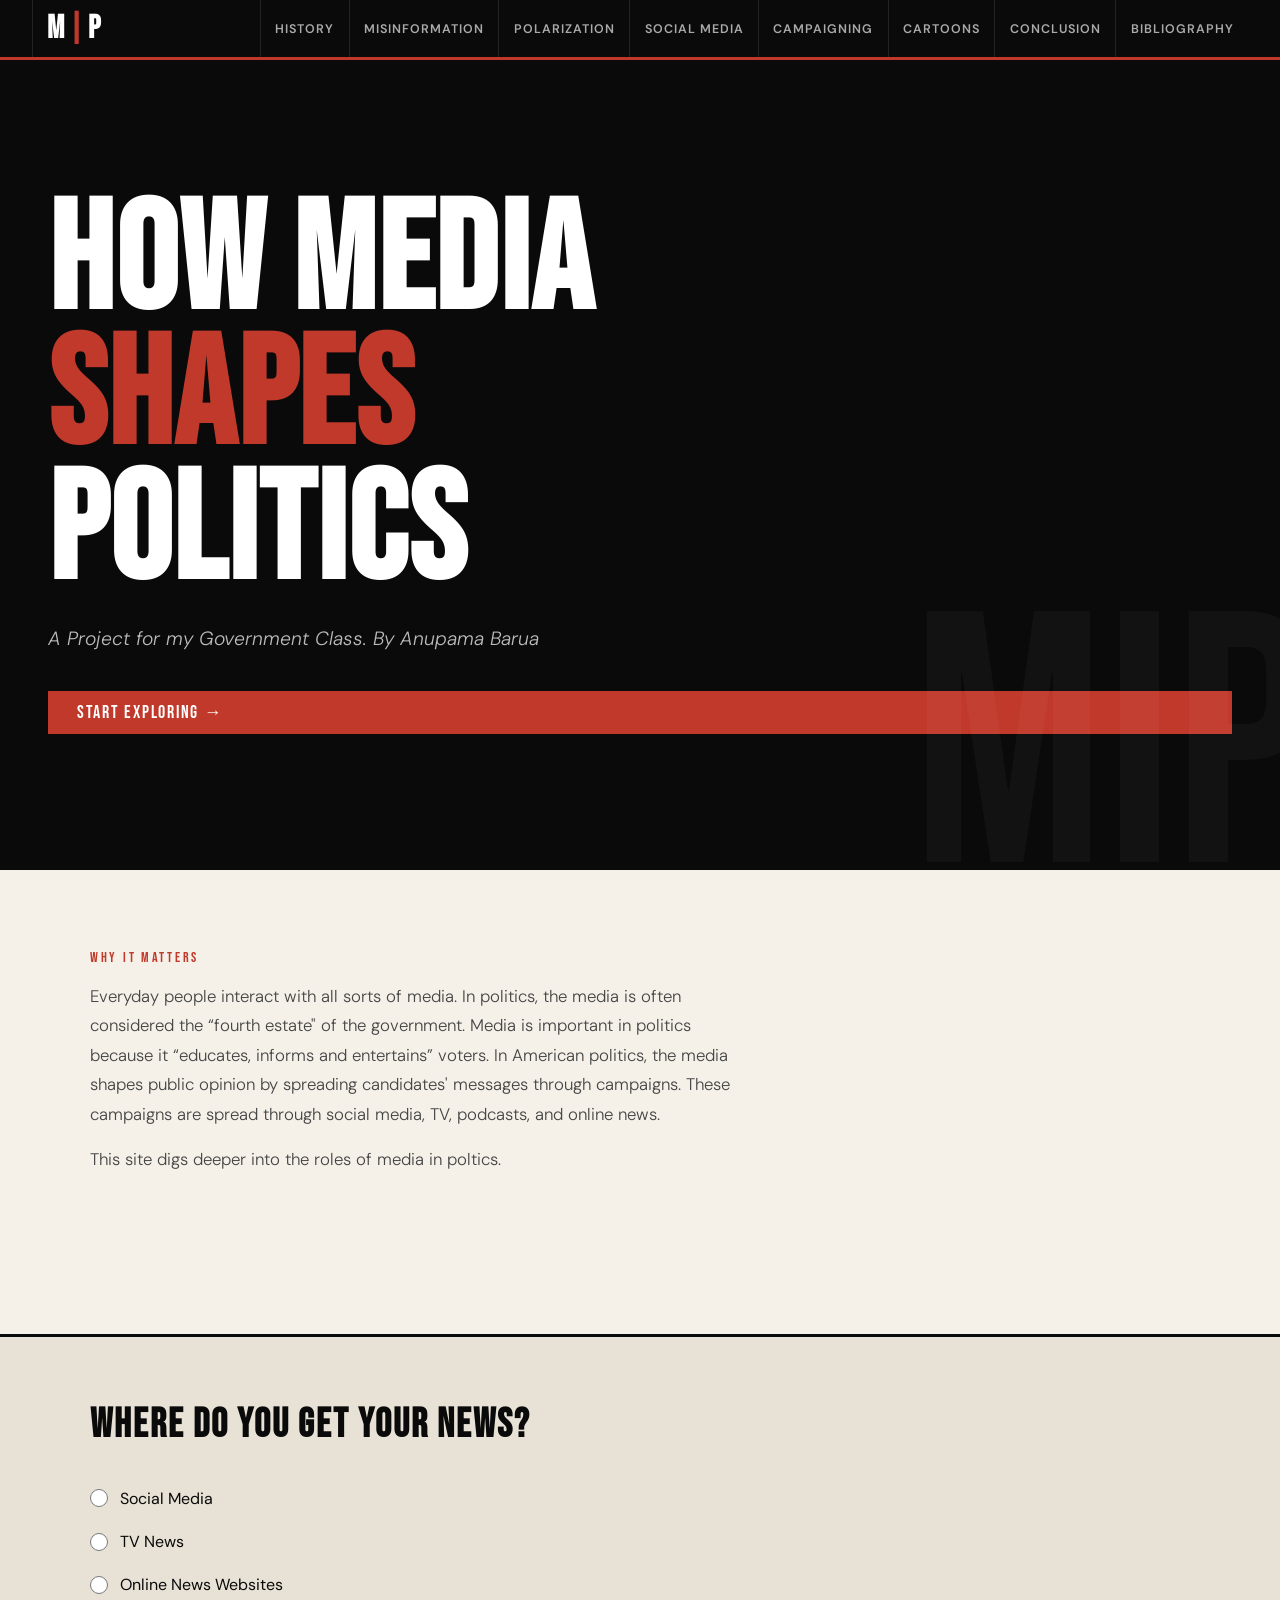
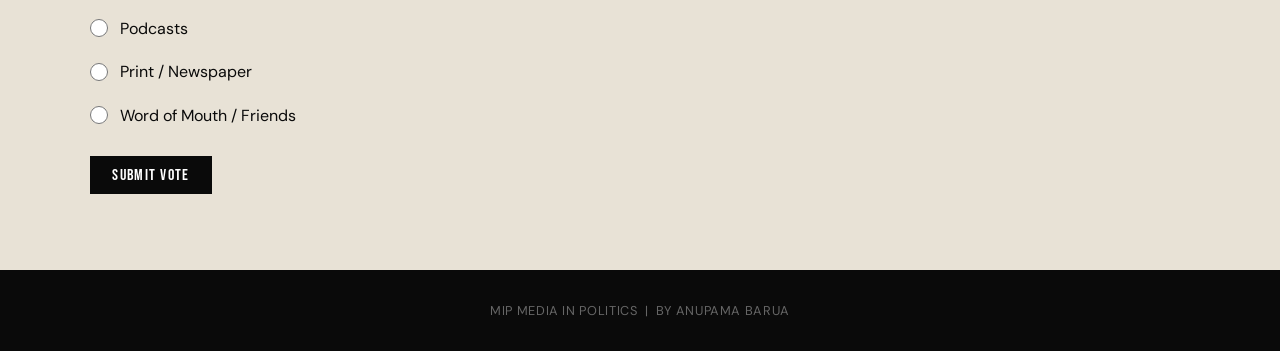
<file: index.html>
<!DOCTYPE html>
<html lang="en">
<head>
<meta charset="UTF-8">
<meta name="viewport" content="width=device-width, initial-scale=1.0">
<title>MIP — Media in Politics</title>
<link rel="stylesheet" href="style.css">
<style>
  .hero-home {
    background: var(--ink);
    min-height: 90vh;
    display: flex;
    flex-direction: column;
    justify-content: center;
    padding: 5rem 3rem;
    position: relative;
    overflow: hidden;
  }
  .hero-home::after {
    content: 'MIP';
    position: absolute;
    right: -2rem;
    bottom: -4rem;
    font-family: 'Bebas Neue', sans-serif;
    font-size: 28vw;
    color: rgba(255,255,255,0.03);
    line-height: 1;
    pointer-events: none;
    user-select: none;
  }
  .hero-home h1 {
    font-family: 'Bebas Neue', sans-serif;
    font-size: clamp(4rem, 12vw, 10rem);
    color: var(--white);
    line-height: 0.88;
    letter-spacing: 0.01em;
  }
  .hero-home h1 .accent { color: var(--red); }
  .hero-sub {
    margin-top: 1.5rem;
    font-size: 1.2rem;
    color: #bbb;
    font-style: italic;
    max-width: 500px;
    font-weight: 300;
  }
  .hero-home .btn { margin-top: 2.5rem; }

  .why-section { padding: 5rem 3rem; background: var(--paper); }
  .why-section .section-label { margin-bottom: 1rem; }
  .why-section h2 {
    font-family: 'Playfair Display', serif;
    font-size: clamp(1.8rem, 4vw, 3rem);
    max-width: 700px;
    line-height: 1.2;
    margin-bottom: 1.5rem;
  }
  .why-section p {
    max-width: 650px;
    font-size: 1.05rem;
    line-height: 1.75;
    color: #444;
    font-weight: 300;
    margin-bottom: 1rem;
  }

  .nav-grid {
    display: grid;
    grid-template-columns: repeat(auto-fill, minmax(220px, 1fr));
    gap: 0;
    border-top: 3px solid var(--ink);
    border-left: 3px solid var(--ink);
  }
  .nav-card {
    border-right: 3px solid var(--ink);
    border-bottom: 3px solid var(--ink);
    padding: 2rem 1.5rem;
    text-decoration: none;
    color: var(--ink);
    background: var(--paper);
    transition: background 0.2s;
    display: block;
  }
  .nav-card:hover { background: var(--ink); color: var(--white); }
  .nav-card:hover .nav-card-num { color: var(--red); }
  .nav-card-num {
    font-family: 'Bebas Neue', sans-serif;
    font-size: 2.5rem;
    color: #ddd;
    line-height: 1;
  }
  .nav-card h3 {
    font-family: 'Bebas Neue', sans-serif;
    font-size: 1.4rem;
    letter-spacing: 0.05em;
    margin-top: 0.5rem;
    margin-bottom: 0.3rem;
  }
  .nav-card p { font-size: 0.82rem; color: #777; }
  .nav-card:hover p { color: #aaa; }

  /* Poll */
  .poll-section {
    background: var(--light);
    padding: 4rem 3rem;
    border-top: 3px solid var(--ink);
  }
  .poll-section h2 {
    font-family: 'Bebas Neue', sans-serif;
    font-size: 2.5rem;
    letter-spacing: 0.05em;
    margin-bottom: 2rem;
  }
  .poll-grid { display: grid; grid-template-columns: 1fr 1fr; gap: 3rem; align-items: start; }
  .poll-btn {
    background: var(--ink);
    color: var(--white);
    border: none;
    padding: 0.6rem 1.4rem;
    font-family: 'Bebas Neue', sans-serif;
    font-size: 1rem;
    cursor: pointer;
    letter-spacing: 0.08em;
    margin-top: 1.5rem;
  }
  .poll-btn:hover { background: var(--red); }
  .poll-voted { font-size: 0.85rem; color: var(--mid); margin-top: 0.75rem; font-style: italic; }
  .poll-sources { display: flex; flex-direction: column; gap: 0.6rem; }
  .source-opt {
    display: flex;
    align-items: center;
    gap: 0.75rem;
    cursor: pointer;
    padding: 0.4rem 0;
  }
  .source-opt input { width: 18px; height: 18px; cursor: pointer; accent-color: var(--red); }
  .source-opt label { cursor: pointer; font-size: 0.95rem; }
</style>
</head>
<body>

<nav>
  <a href="index.html" class="nav-logo">M<span>|</span>P</a>
  <a href="history.html">History</a>
  <a href="misinformation.html">Misinformation</a>
  <a href="polarization.html">Polarization</a>
  <a href="socialmedia.html">Social Media</a>
  <a href="campaigning.html">Campaigning</a>
  <a href="cartoons.html">Cartoons</a>
  <a href="conclusion.html">Conclusion</a>
  <a href="bibliography.html">Bibliography</a>
</nav>

<section class="hero-home">
  <h1>
    HOW MEDIA<br><span class="accent">SHAPES</span><br>POLITICS
  </h1>
  <p class="hero-sub">A Project for my Government Class. By Anupama Barua</p>
  <a href="history.html" class="btn">Start Exploring →</a>
</section>

<section class="why-section">
  <div style="max-width:1100px; margin:0 auto;">
    <div class="section-label">Why It Matters</div>
    <p>Everyday people interact with all sorts of media. In politics, the media is often considered the “fourth estate" of the government. Media is important in politics because it “educates, informs and entertains” voters.  In American politics, the media shapes public opinion by spreading candidates' messages through campaigns. These campaigns are spread through social media, TV, podcasts, and online news. </p>
    <p>This site digs deeper into the roles of media in poltics.</p>
  </div>
</section>
<section class="poll-section" style="margin-top: 4rem;">
  <div style="max-width:1100px; margin:0 auto;">
    <h2>Where Do YOU Get Your News?</h2>
    <div class="poll-grid">
      <div>
        <div class="poll-sources" id="pollSources">
          <label class="source-opt"><input type="radio" name="news" value="Social Media"> <span>Social Media</span></label>
          <label class="source-opt"><input type="radio" name="news" value="TV News"> <span>TV News</span></label>
          <label class="source-opt"><input type="radio" name="news" value="Online News"> <span>Online News Websites</span></label>
          <label class="source-opt"><input type="radio" name="news" value="Podcasts"> <span>Podcasts</span></label>
          <label class="source-opt"><input type="radio" name="news" value="Print / Newspaper"> <span>Print / Newspaper</span></label>
          <label class="source-opt"><input type="radio" name="news" value="Word of Mouth"> <span>Word of Mouth / Friends</span></label>
        </div>
        <button class="poll-btn" onclick="submitPoll()">Submit Vote</button>
        <div class="poll-voted" id="pollVoted"></div>
      </div>
      <div id="pollResults" style="display:none">
        <div id="pollBars" style="margin-top:1rem;"></div>
      </div>
    </div>
  </div>
</section>

<footer style="background:var(--ink);color:#666;text-align:center;padding:2rem;font-size:0.8rem;letter-spacing:0.05em;">
  MIP MEDIA IN POLITICS &nbsp;|&nbsp; BY ANUPAMA BARUA
</footer>

<script>
const pollData = {
  "Social Media": 38,
  "TV News": 22,
  "Online News": 19,
  "Podcasts": 11,
  "Print / Newspaper": 5,
  "Word of Mouth": 5
};

function submitPoll() {
  const selected = document.querySelector('input[name="news"]:checked');
  if (!selected) { document.getElementById('pollVoted').textContent = 'Please select an option first!'; return; }
  pollData[selected.value]++;
  document.getElementById('pollVoted').textContent = `Thanks for voting! You picked: ${selected.value}`;
  document.getElementById('pollResults').style.display = 'block';
  renderBars();
}

function renderBars() {
  const total = Object.values(pollData).reduce((a,b)=>a+b,0);
  const container = document.getElementById('pollBars');
  container.innerHTML = Object.entries(pollData).map(([label, count]) => {
    const pct = Math.round(count/total*100);
    return `<div class="poll-option">
      <span class="poll-label">${label}</span>
      <div class="poll-bar-wrap"><div class="poll-bar" style="width:${pct}%"></div></div>
      <span class="poll-pct">${pct}%</span>
    </div>`;
  }).join('');
}
</script>
</body>
</html>
</file>
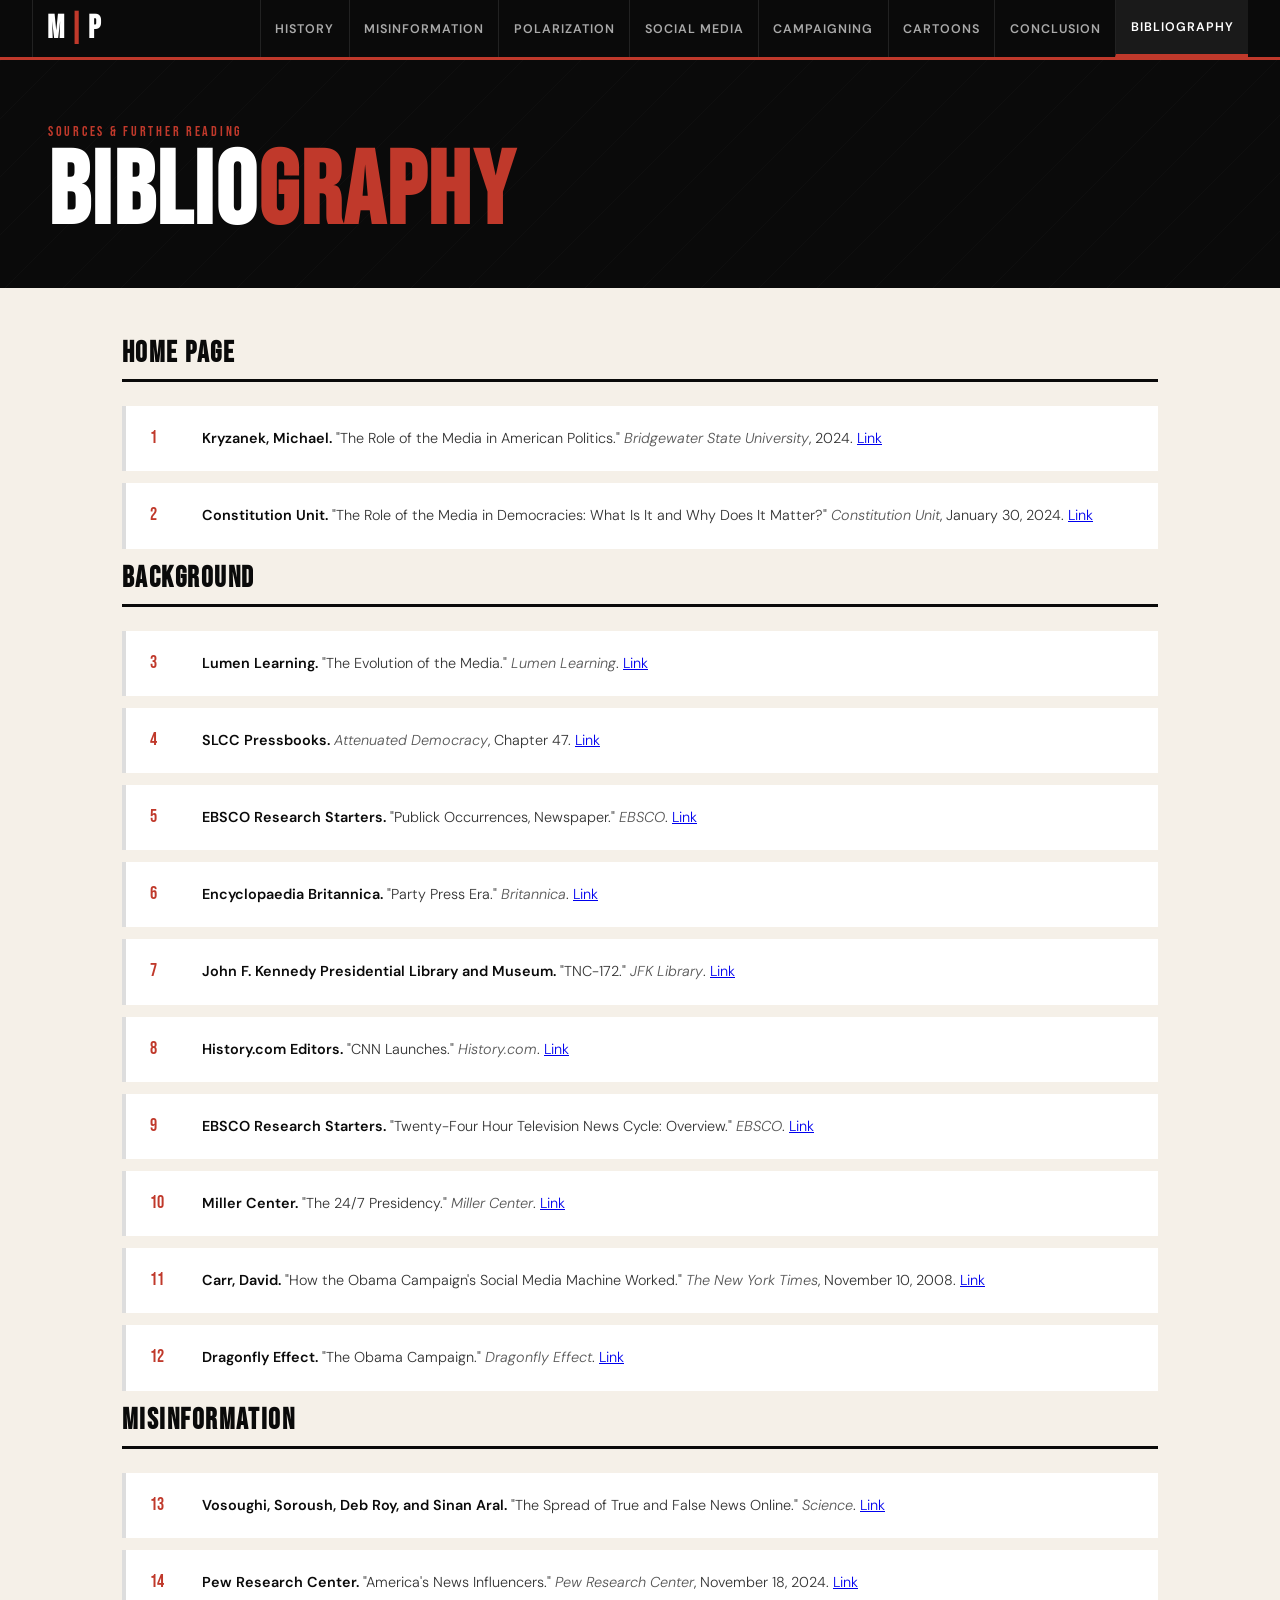
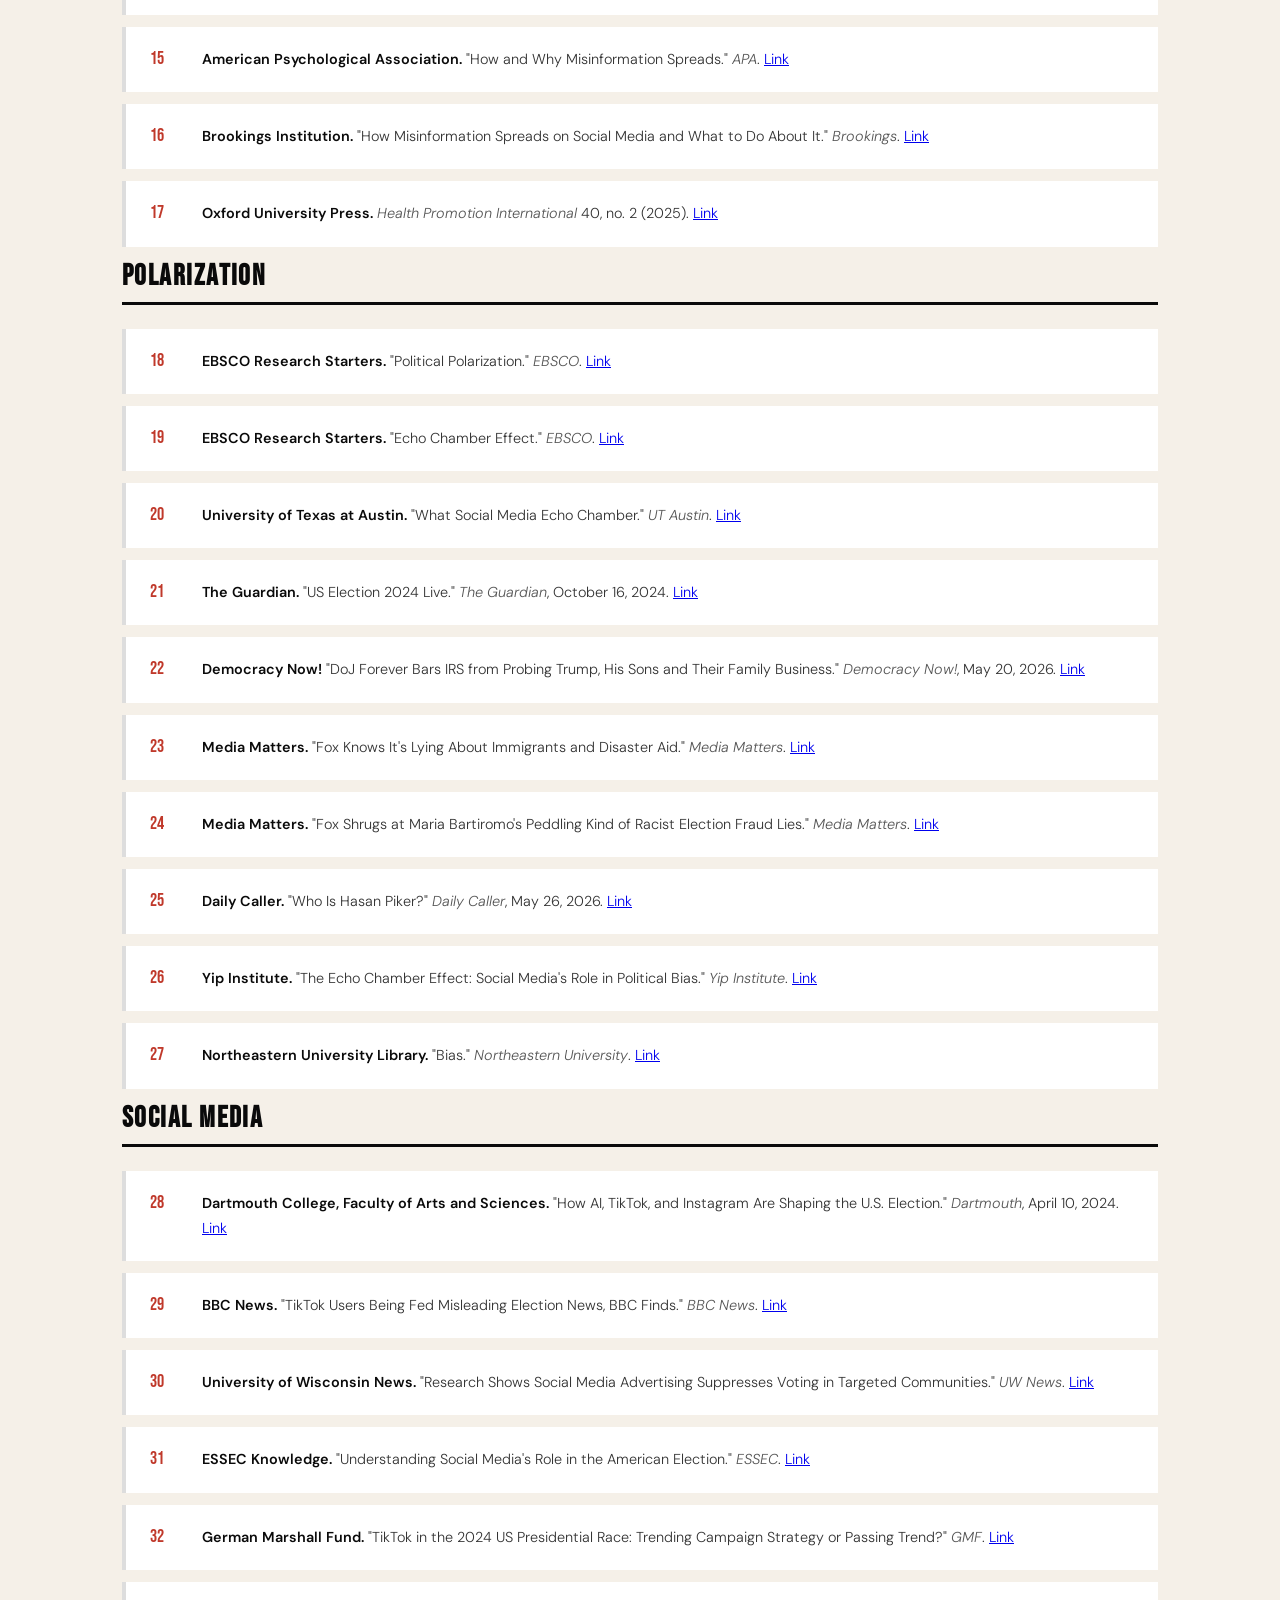
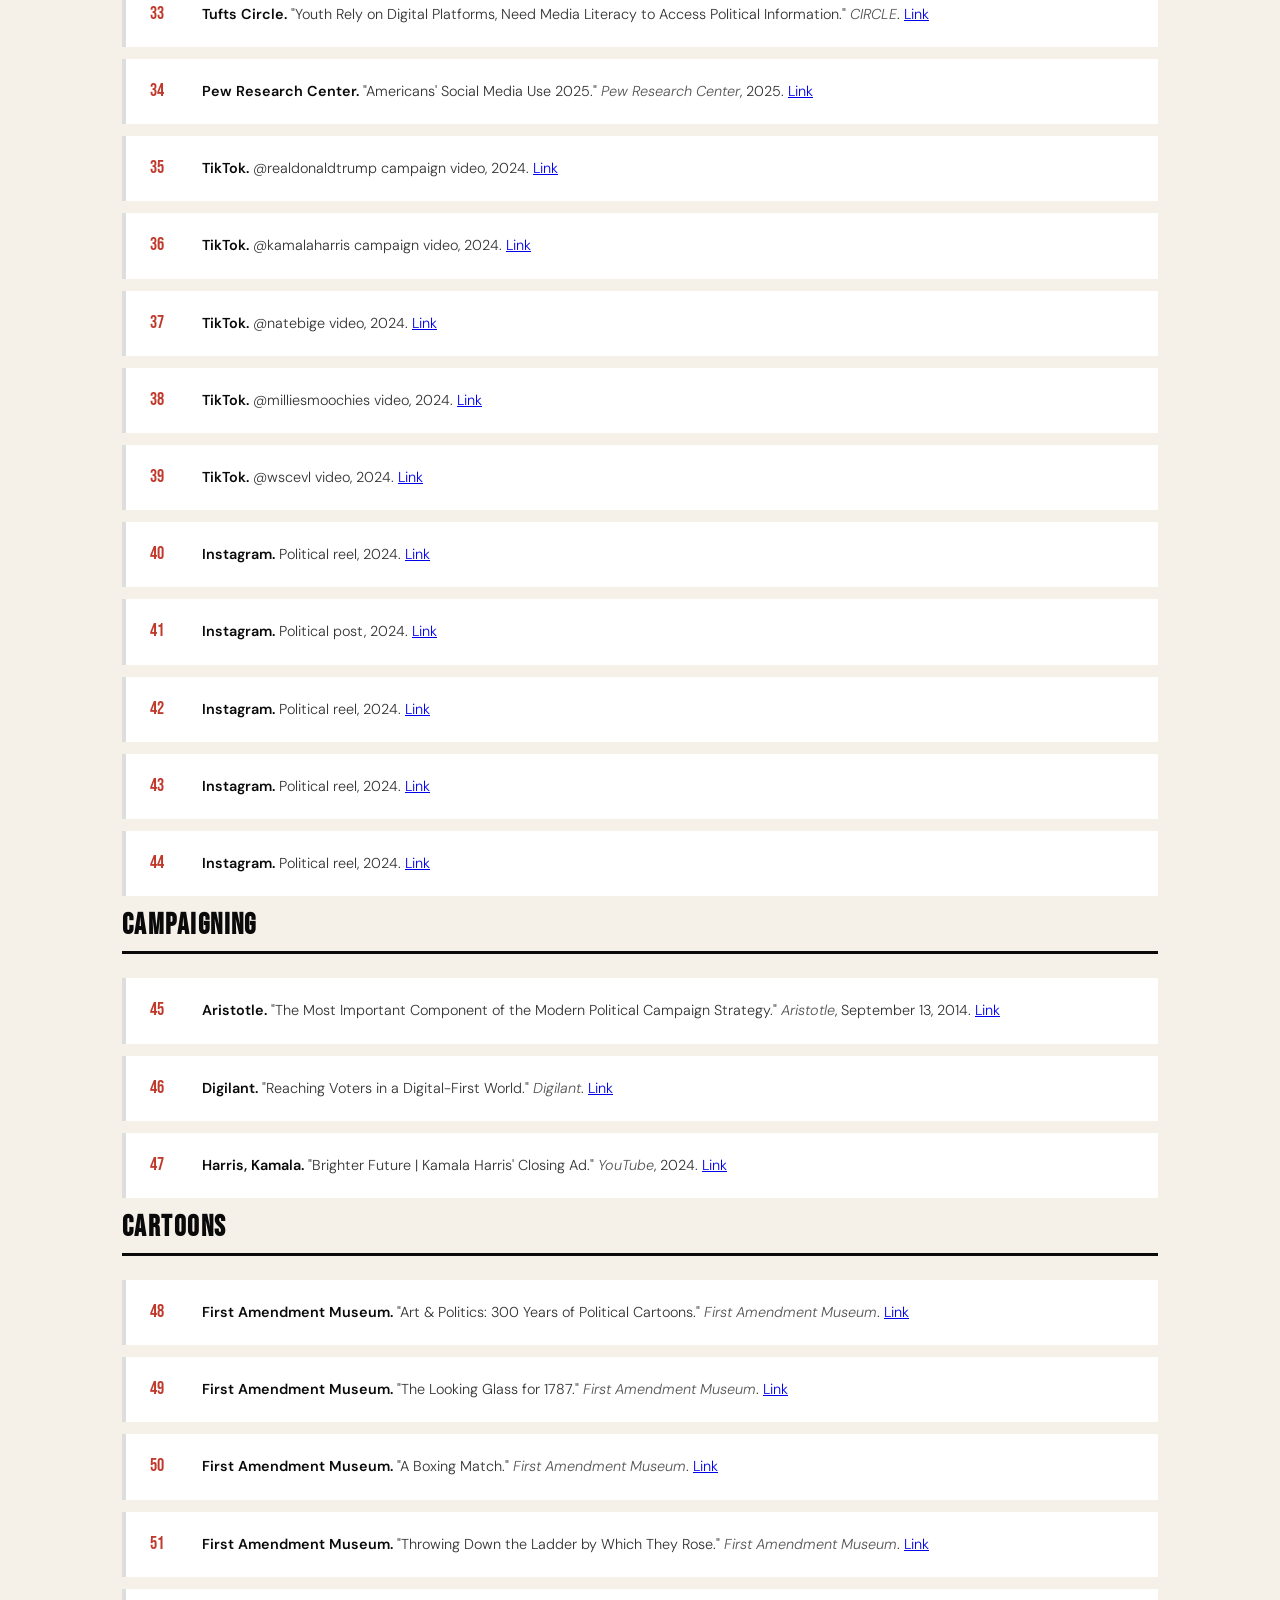
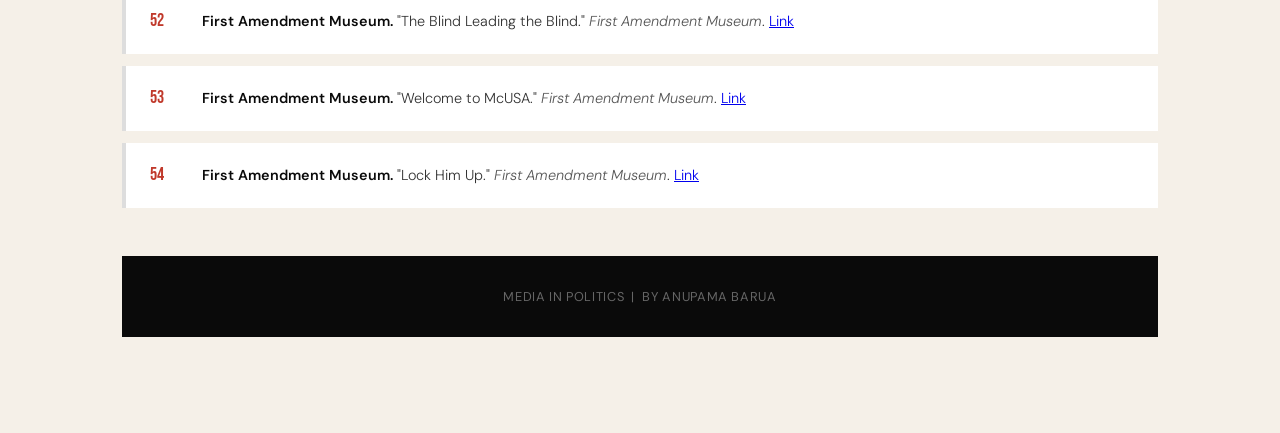
<file: bibliography.html>
<!DOCTYPE html>
<html lang="en">
<head>
<meta charset="UTF-8">
<meta name="viewport" content="width=device-width, initial-scale=1.0">
<title>MIP — Bibliography</title>
<link rel="stylesheet" href="style.css">
<style>
  .bib-section { margin-bottom: 3rem; }
  .bib-section h2 {
    font-family: 'Bebas Neue', sans-serif;
    font-size: 1.8rem;
    letter-spacing: 0.05em;
    border-bottom: 3px solid var(--ink);
    padding-bottom: 0.5rem;
    margin-bottom: 1.5rem;
  }
  .bib-entry {
    display: flex;
    gap: 1.5rem;
    align-items: flex-start;
    padding: 1.25rem 1.5rem;
    background: var(--white);
    border-left: 4px solid #ddd;
    margin-bottom: 0.75rem;
    transition: border-color 0.2s;
  }
  .bib-entry:hover { border-left-color: var(--red); }
  .bib-num {
    font-family: 'Bebas Neue', sans-serif;
    font-size: 1.1rem;
    color: var(--red);
    min-width: 28px;
    line-height: 1.4;
  }
  .bib-text {
    font-size: 0.9rem;
    line-height: 1.75;
    color: #333;
    font-weight: 300;
  }
  .bib-text strong { font-weight: 600; color: var(--ink); }
  .bib-text em { font-style: italic; color: #555; }
  .bib-tag {
    display: inline-block;
    font-family: 'Bebas Neue', sans-serif;
    font-size: 0.7rem;
    letter-spacing: 0.1em;
    padding: 0.1rem 0.45rem;
    margin-left: 0.5rem;
    vertical-align: middle;
    background: var(--light);
    color: var(--mid);
  }
  .bib-tag.book { background: #1a3c8e; color: white; }
  .bib-tag.journal { background: #1a6a3c; color: white; }
  .bib-tag.news { background: var(--mid); color: white; }
  .bib-tag.gov { background: #6a3c1a; color: white; }
  .bib-tag.website { background: #444; color: white; }

  .chapter-index {
    display: grid;
    grid-template-columns: repeat(4, 1fr);
    gap: 1rem;
    margin-bottom: 3rem;
  }
  .chapter-pill {
    background: var(--ink);
    color: #ccc;
    padding: 0.75rem 1rem;
    font-family: 'Bebas Neue', sans-serif;
    font-size: 0.9rem;
    letter-spacing: 0.05em;
    cursor: pointer;
    border: none;
    text-align: left;
    transition: background 0.2s;
  }
  .chapter-pill:hover, .chapter-pill.active { background: var(--red); color: white; }
  .chapter-pill span { display: block; font-size: 0.65rem; font-family: 'DM Sans', sans-serif; font-weight: 300; color: #aaa; margin-top: 0.15rem; letter-spacing: 0; }
  .chapter-pill.active span, .chapter-pill:hover span { color: rgba(255,255,255,0.7); }

  .note-box {
    background: var(--ink);
    color: #ccc;
    padding: 1.5rem 2rem;
    border-left: 4px solid var(--gold);
    font-size: 0.88rem;
    line-height: 1.7;
    margin-bottom: 3rem;
  }
  .note-box strong { color: white; }

  @media (max-width: 700px) {
    .chapter-index { grid-template-columns: 1fr 1fr; }
  }
</style>
</head>
<body>

<nav>
  <a href="index.html" class="nav-logo">M<span>|</span>P</a>
  <a href="history.html">History</a>
  <a href="misinformation.html">Misinformation</a>
  <a href="polarization.html">Polarization</a>
  <a href="socialmedia.html">Social Media</a>
  <a href="campaigning.html">Campaigning</a>
  <a href="cartoons.html">Cartoons</a>
  <a href="conclusion.html">Conclusion</a>
  <a href="bibliography.html" class="active">Bibliography</a>
</nav>

<div class="page-hero">
  <div class="section-label">Sources &amp; Further Reading</div>
  <h1>Biblio<em>graphy</em></h1>
</div>

<div class="content">


  <div class="bib-section" id="history">
<h2>Home Page</h2>

<div class="bib-entry">
  <div class="bib-num">1</div>
  <div class="bib-text">
    <strong>Kryzanek, Michael.</strong> "The Role of the Media in American Politics." <em>Bridgewater State University</em>, 2024.
    <a href="https://www.bridgew.edu/stories/2024/role-media-american-politics" target="_blank">Link</a>
  </div>
</div>

<div class="bib-entry">
  <div class="bib-num">2</div>
  <div class="bib-text">
    <strong>Constitution Unit.</strong> "The Role of the Media in Democracies: What Is It and Why Does It Matter?" <em>Constitution Unit</em>, January 30, 2024.
    <a href="https://constitution-unit.com/2024/01/30/the-role-of-the-media-in-democracies-what-is-it-and-why-does-it-matter/" target="_blank">Link</a>
  </div>
</div>

<h2>Background</h2>

<div class="bib-entry">
  <div class="bib-num">3</div>
  <div class="bib-text">
    <strong>Lumen Learning.</strong> "The Evolution of the Media." <em>Lumen Learning</em>.
    <a href="https://courses.lumenlearning.com/suny-osamgovernment/chapter/the-evolution-of-the-media/" target="_blank">Link</a>
  </div>
</div>

<div class="bib-entry">
  <div class="bib-num">4</div>
  <div class="bib-text">
    <strong>SLCC Pressbooks.</strong> <em>Attenuated Democracy</em>, Chapter 47.
    <a href="https://slcc.pressbooks.pub/attenuateddemocracy/chapter/chapter-47/" target="_blank">Link</a>
  </div>
</div>

<div class="bib-entry">
  <div class="bib-num">5</div>
  <div class="bib-text">
    <strong>EBSCO Research Starters.</strong> "Publick Occurrences, Newspaper." <em>EBSCO</em>.
    <a href="https://www.ebsco.com/research-starters/history/publick-occurrences-newspaper" target="_blank">Link</a>
  </div>
</div>

<div class="bib-entry">
  <div class="bib-num">6</div>
  <div class="bib-text">
    <strong>Encyclopaedia Britannica.</strong> "Party Press Era." <em>Britannica</em>.
    <a href="https://www.britannica.com/topic/party-press-era" target="_blank">Link</a>
  </div>
</div>

<div class="bib-entry">
  <div class="bib-num">7</div>
  <div class="bib-text">
    <strong>John F. Kennedy Presidential Library and Museum.</strong> "TNC-172." <em>JFK Library</em>.
    <a href="https://www.jfklibrary.org/asset-viewer/archives/tnc-172" target="_blank">Link</a>
  </div>
</div>

<div class="bib-entry">
  <div class="bib-num">8</div>
  <div class="bib-text">
    <strong>History.com Editors.</strong> "CNN Launches." <em>History.com</em>.
    <a href="https://www.history.com/this-day-in-history/june-1/cnn-launches" target="_blank">Link</a>
  </div>
</div>

<div class="bib-entry">
  <div class="bib-num">9</div>
  <div class="bib-text">
    <strong>EBSCO Research Starters.</strong> "Twenty-Four Hour Television News Cycle: Overview." <em>EBSCO</em>.
    <a href="https://www.ebsco.com/research-starters/communication-and-mass-media/twenty-four-hour-television-news-cycle-overview" target="_blank">Link</a>
  </div>
</div>

<div class="bib-entry">
  <div class="bib-num">10</div>
  <div class="bib-text">
    <strong>Miller Center.</strong> "The 24/7 Presidency." <em>Miller Center</em>.
    <a href="https://millercenter.org/the-presidency/teacher-resources/recasting-presidential-history/247-presidency" target="_blank">Link</a>
  </div>
</div>

<div class="bib-entry">
  <div class="bib-num">11</div>
  <div class="bib-text">
    <strong>Carr, David.</strong> "How the Obama Campaign's Social Media Machine Worked." <em>The New York Times</em>, November 10, 2008.
    <a href="https://www.nytimes.com/2008/11/10/business/media/10carr.html" target="_blank">Link</a>
  </div>
</div>

<div class="bib-entry">
  <div class="bib-num">12</div>
  <div class="bib-text">
    <strong>Dragonfly Effect.</strong> "The Obama Campaign." <em>Dragonfly Effect</em>.
    <a href="https://dragonflyeffect.com/blog/dragonfly-in-action__trashed/case-studies__trashed/the-obama-campaign/" target="_blank">Link</a>
  </div>
</div>

<h2>Misinformation</h2>

<div class="bib-entry">
  <div class="bib-num">13</div>
  <div class="bib-text">
    <strong>Vosoughi, Soroush, Deb Roy, and Sinan Aral.</strong> "The Spread of True and False News Online." <em>Science</em>.
    <a href="https://www.science.org/doi/10.1126/science.aap9559" target="_blank">Link</a>
  </div>
</div>

<div class="bib-entry">
  <div class="bib-num">14</div>
  <div class="bib-text">
    <strong>Pew Research Center.</strong> "America's News Influencers." <em>Pew Research Center</em>, November 18, 2024.
    <a href="https://www.pewresearch.org/journalism/2024/11/18/americas-news-influencers/" target="_blank">Link</a>
  </div>
</div>

<div class="bib-entry">
  <div class="bib-num">15</div>
  <div class="bib-text">
    <strong>American Psychological Association.</strong> "How and Why Misinformation Spreads." <em>APA</em>.
    <a href="https://www.apa.org/topics/journalism-facts/how-why-misinformation-spreads" target="_blank">Link</a>
  </div>
</div>

<div class="bib-entry">
  <div class="bib-num">16</div>
  <div class="bib-text">
    <strong>Brookings Institution.</strong> "How Misinformation Spreads on Social Media and What to Do About It." <em>Brookings</em>.
    <a href="https://www.brookings.edu/articles/how-misinformation-spreads-on-social-media-and-what-to-do-about-it/" target="_blank">Link</a>
  </div>
</div>

<div class="bib-entry">
  <div class="bib-num">17</div>
  <div class="bib-text">
    <strong>Oxford University Press.</strong> <em>Health Promotion International</em> 40, no. 2 (2025).
    <a href="https://academic.oup.com/heapro/article/40/2/daaf023/8100645?login=false" target="_blank">Link</a>
  </div>
</div>

<h2>Polarization</h2>

<div class="bib-entry">
  <div class="bib-num">18</div>
  <div class="bib-text">
    <strong>EBSCO Research Starters.</strong> "Political Polarization." <em>EBSCO</em>.
    <a href="https://www.ebsco.com/research-starters/political-science/political-polarization" target="_blank">Link</a>
  </div>
</div>

<div class="bib-entry">
  <div class="bib-num">19</div>
  <div class="bib-text">
    <strong>EBSCO Research Starters.</strong> "Echo Chamber Effect." <em>EBSCO</em>.
    <a href="https://www.ebsco.com/research-starters/communication-and-mass-media/echo-chamber-effect" target="_blank">Link</a>
  </div>
</div>

<div class="bib-entry">
  <div class="bib-num">20</div>
  <div class="bib-text">
    <strong>University of Texas at Austin.</strong> "What Social Media Echo Chamber." <em>UT Austin</em>.
    <a href="http://advertising.utexas.edu/news/what-social-media-echo-chamber" target="_blank">Link</a>
  </div>
</div>

<div class="bib-entry">
  <div class="bib-num">21</div>
  <div class="bib-text">
    <strong>The Guardian.</strong> "US Election 2024 Live." <em>The Guardian</em>, October 16, 2024.
    <a href="https://www.theguardian.com/us-news/live/2024/oct/16/us-election-2024-donald-trump-kamala-harris-elon-musk-democrats-republicans" target="_blank">Link</a>
  </div>
</div>

<div class="bib-entry">
  <div class="bib-num">22</div>
  <div class="bib-text">
    <strong>Democracy Now!</strong> "DoJ Forever Bars IRS from Probing Trump, His Sons and Their Family Business." <em>Democracy Now!</em>, May 20, 2026.
    <a href="https://www.democracynow.org/2026/5/20/headlines/doj_forever_bars_irs_from_probing_trump_his_sons_and_their_family_business" target="_blank">Link</a>
  </div>
</div>

<div class="bib-entry">
  <div class="bib-num">23</div>
  <div class="bib-text">
    <strong>Media Matters.</strong> "Fox Knows It's Lying About Immigrants and Disaster Aid." <em>Media Matters</em>.
    <a href="https://www.mediamatters.org/fox-news/fox-knows-its-lying-about-immigrants-and-disaster-aid" target="_blank">Link</a>
  </div>
</div>

<div class="bib-entry">
  <div class="bib-num">24</div>
  <div class="bib-text">
    <strong>Media Matters.</strong> "Fox Shrugs at Maria Bartiromo's Peddling Kind of Racist Election Fraud Lies." <em>Media Matters</em>.
    <a href="https://www.mediamatters.org/fox-news/fox-shrugs-maria-bartiromos-peddling-kind-racist-election-fraud-lies" target="_blank">Link</a>
  </div>
</div>

<div class="bib-entry">
  <div class="bib-num">25</div>
  <div class="bib-text">
    <strong>Daily Caller.</strong> "Who Is Hasan Piker?" <em>Daily Caller</em>, May 26, 2026.
    <a href="https://dailycaller.com/2026/05/26/who-is-hasan-piker-federal-probe-investigation-cuba-susan-benjamin-jodie-evans-codepink/" target="_blank">Link</a>
  </div>
</div>

<div class="bib-entry">
  <div class="bib-num">26</div>
  <div class="bib-text">
    <strong>Yip Institute.</strong> "The Echo Chamber Effect: Social Media's Role in Political Bias." <em>Yip Institute</em>.
    <a href="https://yipinstitute.org/article/the-echo-chamber-effect-social-medias-role-in-political-bias" target="_blank">Link</a>
  </div>
</div>

<div class="bib-entry">
  <div class="bib-num">27</div>
  <div class="bib-text">
    <strong>Northeastern University Library.</strong> "Bias." <em>Northeastern University</em>.
    <a href="https://subjectguides.lib.neu.edu/fakenews/bias" target="_blank">Link</a>
  </div>
</div>

<h2>Social Media</h2>

<div class="bib-entry">
  <div class="bib-num">28</div>
  <div class="bib-text">
    <strong>Dartmouth College, Faculty of Arts and Sciences.</strong> "How AI, TikTok, and Instagram Are Shaping the U.S. Election." <em>Dartmouth</em>, April 10, 2024.
    <a href="https://fas.dartmouth.edu/news/2024/11/how-ai-tiktok-and-instagram-are-shaping-us-election" target="_blank">Link</a>
  </div>
</div>

<div class="bib-entry">
  <div class="bib-num">29</div>
  <div class="bib-text">
    <strong>BBC News.</strong> "TikTok Users Being Fed Misleading Election News, BBC Finds." <em>BBC News</em>.
    <a href="https://www.bbc.com/news/technology-54374710" target="_blank">Link</a>
  </div>
</div>

<div class="bib-entry">
  <div class="bib-num">30</div>
  <div class="bib-text">
    <strong>University of Wisconsin News.</strong> "Research Shows Social Media Advertising Suppresses Voting in Targeted Communities." <em>UW News</em>.
    <a href="https://news.wisc.edu/research-shows-social-media-advertising-suppresses-voting-in-targeted-communities/" target="_blank">Link</a>
  </div>
</div>

<div class="bib-entry">
  <div class="bib-num">31</div>
  <div class="bib-text">
    <strong>ESSEC Knowledge.</strong> "Understanding Social Media's Role in the American Election." <em>ESSEC</em>.
    <a href="https://knowledge.essec.edu/en/society/understanding-social-medias-role-american-election.html" target="_blank">Link</a>
  </div>
</div>

<div class="bib-entry">
  <div class="bib-num">32</div>
  <div class="bib-text">
    <strong>German Marshall Fund.</strong> "TikTok in the 2024 US Presidential Race: Trending Campaign Strategy or Passing Trend?" <em>GMF</em>.
    <a href="https://www.gmfus.org/news/tiktok-2024-us-presidential-race-trending-campaign-strategy-or-passing-trend" target="_blank">Link</a>
  </div>
</div>

<div class="bib-entry">
  <div class="bib-num">33</div>
  <div class="bib-text">
    <strong>Tufts Circle.</strong> "Youth Rely on Digital Platforms, Need Media Literacy to Access Political Information." <em>CIRCLE</em>.
    <a href="https://circle.tufts.edu/latest-research/youth-rely-digital-platforms-need-media-literacy-access-political-information" target="_blank">Link</a>
  </div>
</div>

<div class="bib-entry">
  <div class="bib-num">34</div>
  <div class="bib-text">
    <strong>Pew Research Center.</strong> "Americans' Social Media Use 2025." <em>Pew Research Center</em>, 2025.
    <a href="https://www.pewresearch.org/internet/2025/11/20/americans-social-media-use-2025/" target="_blank">Link</a>
  </div>
</div>

<div class="bib-entry">
  <div class="bib-num">35</div>
  <div class="bib-text">
    <strong>TikTok.</strong> @realdonaldtrump campaign video, 2024.
    <a href="https://www.tiktok.com/@realdonaldtrump/video/7644364072405847327" target="_blank">Link</a>
  </div>
</div>

<div class="bib-entry">
  <div class="bib-num">36</div>
  <div class="bib-text">
    <strong>TikTok.</strong> @kamalaharris campaign video, 2024.
    <a href="https://www.tiktok.com/@kamalaharris/video/7433943958029487391" target="_blank">Link</a>
  </div>
</div>

<div class="bib-entry">
  <div class="bib-num">37</div>
  <div class="bib-text">
    <strong>TikTok.</strong> @natebige video, 2024.
    <a href="https://www.tiktok.com/@natebige/video/7644361394783063309" target="_blank">Link</a>
  </div>
</div>

<div class="bib-entry">
  <div class="bib-num">38</div>
  <div class="bib-text">
    <strong>TikTok.</strong> @milliesmoochies video, 2024.
    <a href="https://www.tiktok.com/@milliesmoochies/video/7644331889016196383" target="_blank">Link</a>
  </div>
</div>

<div class="bib-entry">
  <div class="bib-num">39</div>
  <div class="bib-text">
    <strong>TikTok.</strong> @wscevl video, 2024.
    <a href="https://www.tiktok.com/@wscevl/video/7628087894321777942" target="_blank">Link</a>
  </div>
</div>

<div class="bib-entry">
  <div class="bib-num">40</div>
  <div class="bib-text">
    <strong>Instagram.</strong> Political reel, 2024.
    <a href="https://www.instagram.com/reel/DXz236DSvHN/" target="_blank">Link</a>
  </div>
</div>

<div class="bib-entry">
  <div class="bib-num">41</div>
  <div class="bib-text">
    <strong>Instagram.</strong> Political post, 2024.
    <a href="https://www.instagram.com/p/DYpP03tlsXR/?img_index=1" target="_blank">Link</a>
  </div>
</div>

<div class="bib-entry">
  <div class="bib-num">42</div>
  <div class="bib-text">
    <strong>Instagram.</strong> Political reel, 2024.
    <a href="https://www.instagram.com/reel/DUskZAFAFvt/" target="_blank">Link</a>
  </div>
</div>

<div class="bib-entry">
  <div class="bib-num">43</div>
  <div class="bib-text">
    <strong>Instagram.</strong> Political reel, 2024.
    <a href="https://www.instagram.com/reel/DW_l_MsgSjn/" target="_blank">Link</a>
  </div>
</div>

<div class="bib-entry">
  <div class="bib-num">44</div>
  <div class="bib-text">
    <strong>Instagram.</strong> Political reel, 2024.
    <a href="https://www.instagram.com/reel/DYkfrMfDgyV/?hl=en" target="_blank">Link</a>
  </div>
</div>

<h2>Campaigning</h2>

<div class="bib-entry">
  <div class="bib-num">45</div>
  <div class="bib-text">
    <strong>Aristotle.</strong> "The Most Important Component of the Modern Political Campaign Strategy." <em>Aristotle</em>, September 13, 2014.
    <a href="https://www.aristotle.com/blog/2014/09/the-most-important-component-of-the-modern-political-campaign-strategy/" target="_blank">Link</a>
  </div>
</div>

<div class="bib-entry">
  <div class="bib-num">46</div>
  <div class="bib-text">
    <strong>Digilant.</strong> "Reaching Voters in a Digital-First World." <em>Digilant</em>.
    <a href="https://digilant.com/resources/reports-insights/political-advertisers-guide-to-reaching-voters/" target="_blank">Link</a>
  </div>
</div>

<div class="bib-entry">
  <div class="bib-num">47</div>
  <div class="bib-text">
    <strong>Harris, Kamala.</strong> "Brighter Future | Kamala Harris' Closing Ad." <em>YouTube</em>, 2024.
    <a href="https://www.youtube.com/watch?v=U6bv6jYEVAs" target="_blank">Link</a>
  </div>
</div>

<h2>Cartoons</h2>

<div class="bib-entry">
  <div class="bib-num">48</div>
  <div class="bib-text">
    <strong>First Amendment Museum.</strong> "Art & Politics: 300 Years of Political Cartoons." <em>First Amendment Museum</em>.
    <a href="https://firstamendmentmuseum.org/exhibits/virtual-exhibits/art-politics-300-years-of-political-cartoons/" target="_blank">Link</a>
  </div>
</div>

<div class="bib-entry">
  <div class="bib-num">49</div>
  <div class="bib-text">
    <strong>First Amendment Museum.</strong> "The Looking Glass for 1787." <em>First Amendment Museum</em>.
    <a href="https://firstamendmentmuseum.org/wp-content/uploads/2021/07/5.-Looking-Glass.png" target="_blank">Link</a>
  </div>
</div>

<div class="bib-entry">
  <div class="bib-num">50</div>
  <div class="bib-text">
    <strong>First Amendment Museum.</strong> "A Boxing Match." <em>First Amendment Museum</em>.
    <a href="https://firstamendmentmuseum.org/wp-content/uploads/2021/07/3.-A-Boxing-Match.png" target="_blank">Link</a>
  </div>
</div>

<div class="bib-entry">
  <div class="bib-num">51</div>
  <div class="bib-text">
    <strong>First Amendment Museum.</strong> "Throwing Down the Ladder by Which They Rose." <em>First Amendment Museum</em>.
    <a href="https://firstamendmentmuseum.org/wp-content/uploads/2021/07/4.-Throwing-Down.jpg" target="_blank">Link</a>
  </div>
</div>

<div class="bib-entry">
  <div class="bib-num">52</div>
  <div class="bib-text">
    <strong>First Amendment Museum.</strong> "The Blind Leading the Blind." <em>First Amendment Museum</em>.
    <a href="https://firstamendmentmuseum.org/wp-content/uploads/2021/07/14.-Bling-Leading-the-Blind.png" target="_blank">Link</a>
  </div>
</div>

<div class="bib-entry">
  <div class="bib-num">53</div>
  <div class="bib-text">
    <strong>First Amendment Museum.</strong> "Welcome to McUSA." <em>First Amendment Museum</em>.
    <a href="https://firstamendmentmuseum.org/wp-content/uploads/2021/07/Welcome-to-McUSA.jpeg" target="_blank">Link</a>
  </div>
</div>

<div class="bib-entry">
  <div class="bib-num">54</div>
  <div class="bib-text">
    <strong>First Amendment Museum.</strong> "Lock Him Up." <em>First Amendment Museum</em>.
    <a href="https://firstamendmentmuseum.org/wp-content/uploads/2021/07/2017.02.16.immigrationarrest.jpg" target="_blank">Link</a>
  </div>
</div>
<footer style="background:var(--ink);color:#666;text-align:center;padding:2rem;font-size:0.8rem;letter-spacing:0.05em;margin-top:3rem;">
  MEDIA IN POLITICS &nbsp;|&nbsp; BY ANUPAMA BARUA</a>
</footer>

<script>
function jump(id) {
  document.querySelectorAll('.chapter-pill').forEach(b => b.classList.remove('active'));
  event.target.closest('.chapter-pill').classList.add('active');
  const el = document.getElementById(id);
  if (el) el.scrollIntoView({ behavior: 'smooth', block: 'start' });
}
</script>
</body>
</html>
</file>
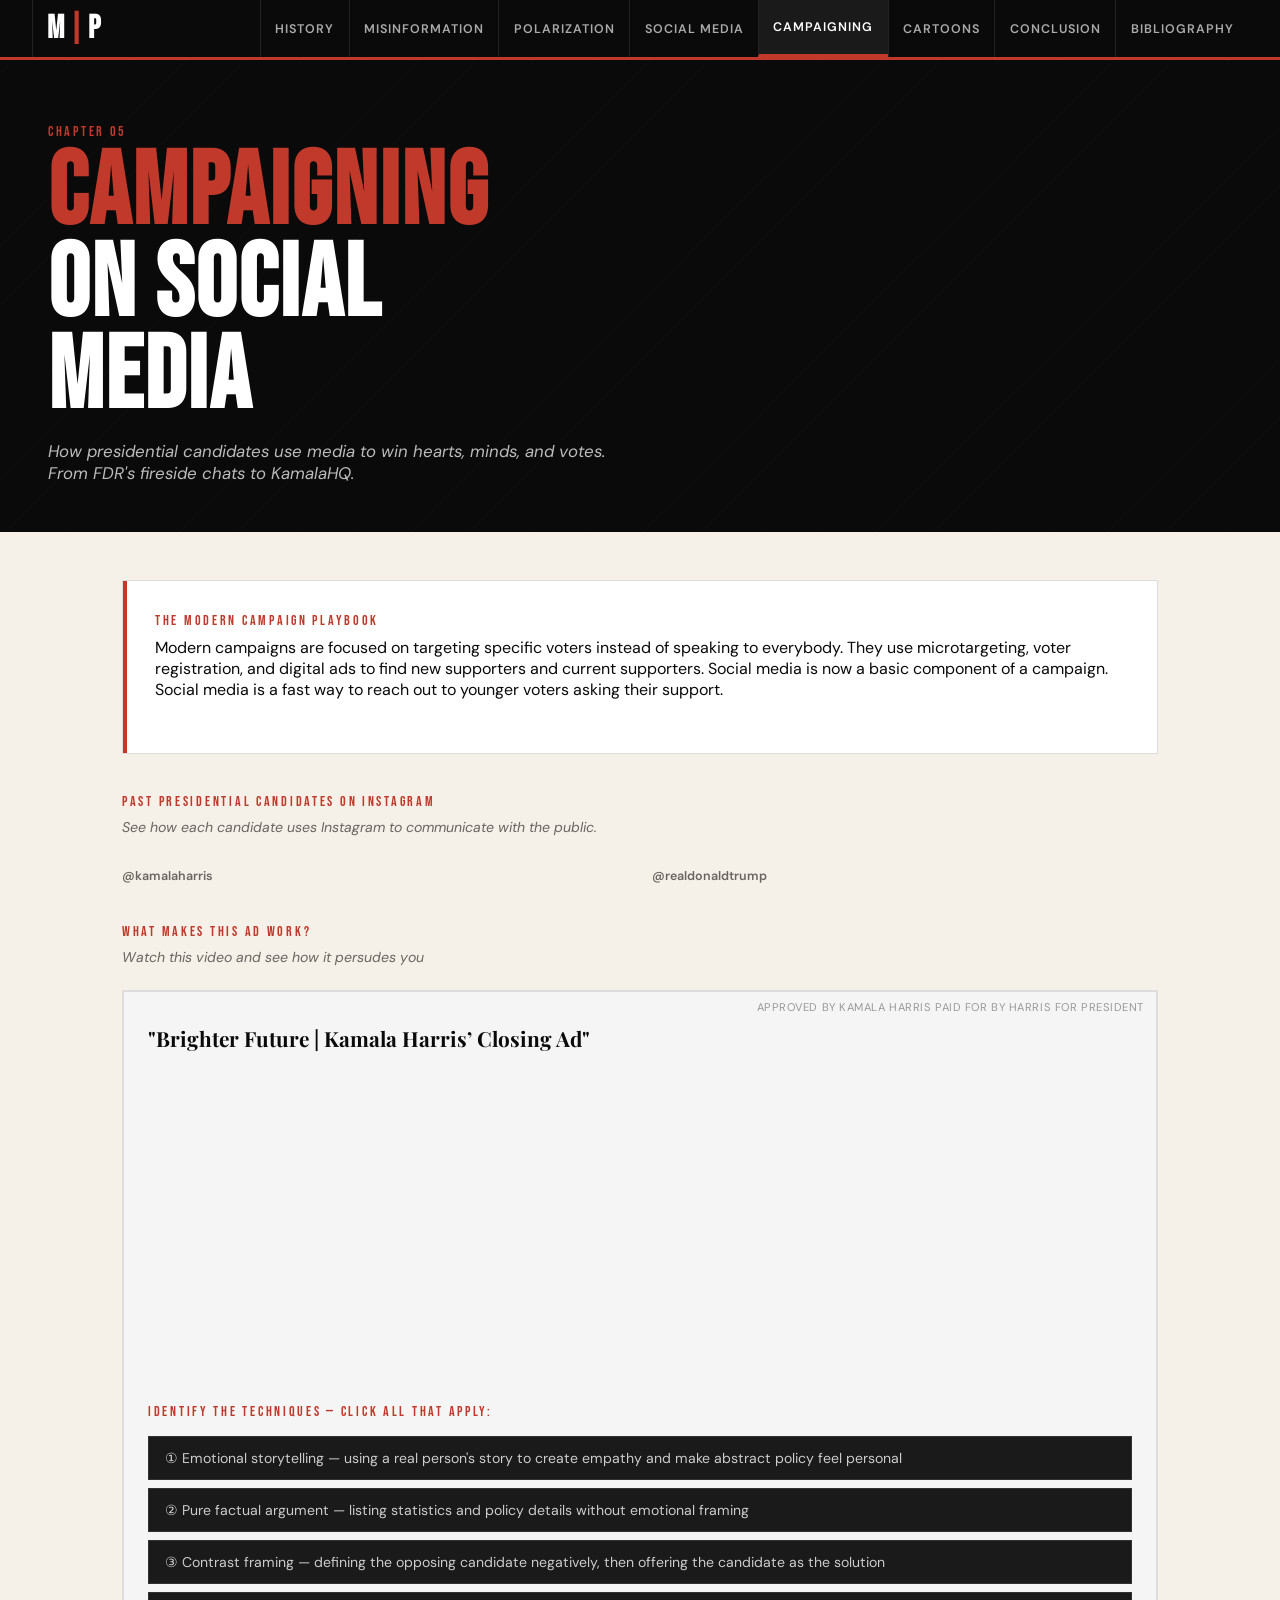
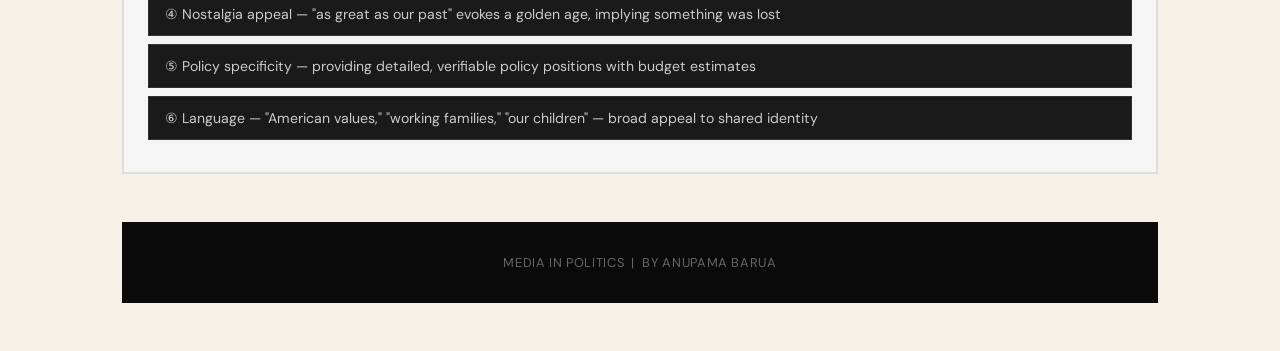
<file: campaigning.html>
<!DOCTYPE html>
<html lang="en">
<head>
<meta charset="UTF-8">
<meta name="viewport" content="width=device-width, initial-scale=1.0">
<title>MIP — Campaigning</title>
<link rel="stylesheet" href="style.css">
<style>
  .instagram-grid { display: grid; grid-template-columns: repeat(3, 1fr); gap: 3px; margin: 1.5rem 0; }
  .ig-post {
    aspect-ratio: 1;
    background: #eee;
    display: flex;
    align-items: center;
    justify-content: center;
    font-size: 0.7rem;
    color: #777;
    text-align: center;
    padding: 0.5rem;
    cursor: pointer;
    position: relative;
    overflow: hidden;
    transition: opacity 0.2s;
  }
  .ig-post:hover { opacity: 0.8; }
  .ig-post .ig-overlay {
    position: absolute;
    inset: 0;
    background: rgba(0,0,0,0.85);
    color: white;
    display: none;
    align-items: center;
    justify-content: center;
    padding: 0.75rem;
    font-size: 0.72rem;
    line-height: 1.4;
    text-align: center;
  }
  .ig-post:hover .ig-overlay { display: flex; }

  /* Ad breakdown */
  .ad-box {
    background: #f5f5f5;
    border: 2px solid #ddd;
    padding: 1.5rem;
    position: relative;
    margin: 1.5rem 0;
  }
  .ad-box .ad-label {
    position: absolute;
    top: 0.5rem; right: 0.75rem;
    font-size: 0.7rem; color: #999; letter-spacing: 0.05em;
  }
  .ad-headline { font-family: 'Playfair Display', serif; font-size: 1.3rem; font-weight: 700; margin: 0.5rem 0; }
  .ad-body { font-size: 0.88rem; line-height: 1.6; color: #555; }
  .ad-annotations { margin-top: 1.5rem; }
  .annotation {
    display: flex;
    gap: 0.75rem;
    align-items: flex-start;
    margin-bottom: 0.75rem;
    padding: 0.75rem;
    background: var(--ink);
    color: white;
  }
  .ann-num {
    background: var(--red);
    color: white;
    width: 24px; height: 24px;
    border-radius: 50%;
    display: flex; align-items: center; justify-content: center;
    font-size: 0.8rem; font-weight: 700;
    flex-shrink: 0;
  }
  .ann-text { font-size: 0.85rem; line-height: 1.55; color: #ccc; }
  .ann-text strong { color: white; }

  /* Ad quiz */
  .technique-quiz { margin-top: 2rem; }
  .tq-option {
    display: flex;
    align-items: center;
    gap: 0.75rem;
    padding: 0.75rem 1rem;
    background: #1a1a1a;
    margin-bottom: 0.5rem;
    cursor: pointer;
    font-size: 0.88rem;
    color: #ccc;
    border: 1px solid #333;
    transition: background 0.2s;
  }
  .tq-option:hover { background: #2a2a2a; border-color: var(--red); }
  .tq-option.selected-correct { background: #1a3a1a; border-color: #4caf50; color: #4caf50; }
  .tq-option.selected-wrong { background: #3a1a1a; border-color: var(--red); color: var(--red); }
</style>
</head>
<body>

<nav>
  <a href="index.html" class="nav-logo">M<span>|</span>P</a>
  <a href="history.html">History</a>
  <a href="misinformation.html">Misinformation</a>
  <a href="polarization.html">Polarization</a>
  <a href="socialmedia.html">Social Media</a>
  <a href="campaigning.html" class="active">Campaigning</a>
  <a href="cartoons.html">Cartoons</a>
  <a href="conclusion.html">Conclusion</a>
  <a href="bibliography.html">Bibliography</a>
</nav>

<div class="page-hero">
  <div class="section-label">Chapter 05</div>
  <h1><em>Campaigning</em><br>on Social<br>Media</h1>
  <p>How presidential candidates use media to win hearts, minds, and votes. From FDR's fireside chats to KamalaHQ.</p>
</div>

<div class="content">

  <div class="card" style="margin-bottom:2.5rem;">
    <div class="section-label">The Modern Campaign Playbook</div>
    <P>Modern campaigns are focused on targeting specific voters instead of speaking to everybody. They use microtargeting, voter registration, and digital ads to find new supporters and current supporters. Social media is now a basic component of a campaign. Social media is a fast way to reach out to younger voters asking their support. </P>
    <br>
    <p style="font-size:1rem;line-height:1.75;font-weight:300;color:#444;"></p>
  </div>

<!-- Past Presidential Candidates on Instagram -->
<div class="section-label">Past Presidential Candidates on Instagram</div>
<p style="font-size:0.88rem;color:var(--mid);margin-bottom:1.5rem;font-style:italic;">See how each candidate uses Instagram to communicate with the public.</p>

<div style="display:grid;grid-template-columns:1fr 1fr;gap:1.5rem;margin:2rem 0;align-items:start;">

  <!-- Kamala -->
  <div>
    <p style="font-size:0.78rem;color:var(--mid);margin-bottom:0.5rem;font-weight:600;">@kamalaharris</p>
    <blockquote class="instagram-media"
      data-instgrm-permalink="https://www.instagram.com/kamalaharris/?utm_source=ig_embed&utm_campaign=loading"
      data-instgrm-version="14"
      style="width:100%;min-width:0;margin:0;">
    </blockquote>
  </div>

  <!-- Trump -->
  <div>
    <p style="font-size:0.78rem;color:var(--mid);margin-bottom:0.5rem;font-weight:600;">@realdonaldtrump</p>
    <blockquote class="instagram-media"
      data-instgrm-permalink="https://www.instagram.com/realdonaldtrump/?utm_source=ig_embed&utm_campaign=loading"
      data-instgrm-version="14"
      style="width:100%;min-width:0;margin:0;">
    </blockquote>
  </div>

</div>

<!-- Single script tag, only once -->
<script async src="//www.instagram.com/embed.js"></script>
  <!-- Ad breakdown quiz -->
  <div class="section-label">What Makes This Ad Work?</div>
  <p style="font-size:0.88rem;color:var(--mid);margin-bottom:1.5rem;font-style:italic;">Watch this video and see how it persudes you</p>

  <div class="ad-box">
    <div class="ad-label">APPROVED BY KAMALA HARRIS PAID FOR BY HARRIS FOR PRESIDENT</div>
    <div class="ad-headline">"Brighter Future | Kamala Harris’ Closing Ad"</div>
      <iframe width="560" height="315" src="https://www.youtube.com/embed/U6bv6jYEVAs?si=4q32Qp3UBriaT-lX" title="YouTube video player" frameborder="0" allow="accelerometer; autoplay; clipboard-write; encrypted-media; gyroscope; picture-in-picture; web-share" referrerpolicy="strict-origin-when-cross-origin" allowfullscreen></iframe>

    <div class="ad-annotations">
      <div class="section-label" style="margin-bottom:1rem;">Identify The Techniques — Click all that apply:</div>
      <div id="tq-result"></div>
      <div class="tq-option" onclick="selectTechnique(this, true)">① Emotional storytelling — using a real person's story to create empathy and make abstract policy feel personal</div>
      <div class="tq-option" onclick="selectTechnique(this, false)">② Pure factual argument — listing statistics and policy details without emotional framing</div>
      <div class="tq-option" onclick="selectTechnique(this, true)">③ Contrast framing — defining the opposing candidate negatively, then offering the candidate as the solution</div>
      <div class="tq-option" onclick="selectTechnique(this, true)">④ Nostalgia appeal — "as great as our past" evokes a golden age, implying something was lost</div>
      <div class="tq-option" onclick="selectTechnique(this, false)">⑤ Policy specificity — providing detailed, verifiable policy positions with budget estimates</div>
      <div class="tq-option" onclick="selectTechnique(this, true)">⑥ Language — "American values," "working families," "our children" — broad appeal to shared identity</div>
    </div>
  </div>


<footer style="background:var(--ink);color:#666;text-align:center;padding:2rem;font-size:0.8rem;letter-spacing:0.05em;margin-top:3rem;">
  MEDIA IN POLITICS &nbsp;|&nbsp; BY ANUPAMA BARUA
</footer>

<script>
function selectTechnique(el, isCorrect) {
  if (el.classList.contains('selected-correct') || el.classList.contains('selected-wrong')) return;
  el.classList.add(isCorrect ? 'selected-correct' : 'selected-wrong');
  const result = document.getElementById('tq-result');
  if (isCorrect) {
    result.innerHTML = '<div style="color:#4caf50;font-size:0.85rem;margin-bottom:0.5rem;">✓ Yes! That technique is present in this ad.</div>';
  } else {
    result.innerHTML = '<div style="color:#e74c3c;font-size:0.85rem;margin-bottom:0.5rem;">✗ Not this one — this ad is deliberately vague on facts. Look for emotional and identity-based techniques.</div>';
  }
}
function answer(btn, result, qid) {
  const opts = btn.parentElement.querySelectorAll('button');
  opts.forEach(b => b.disabled = true);
  btn.classList.add(result);
  const fb = document.getElementById(qid + '-fb');
  fb.textContent = result === 'correct' ? '✓ Correct!' : '✗ Not quite — review the content above.';
  fb.style.color = result === 'correct' ? '#4caf50' : '#e74c3c';
}
</script>
</body>
</html>
</file>
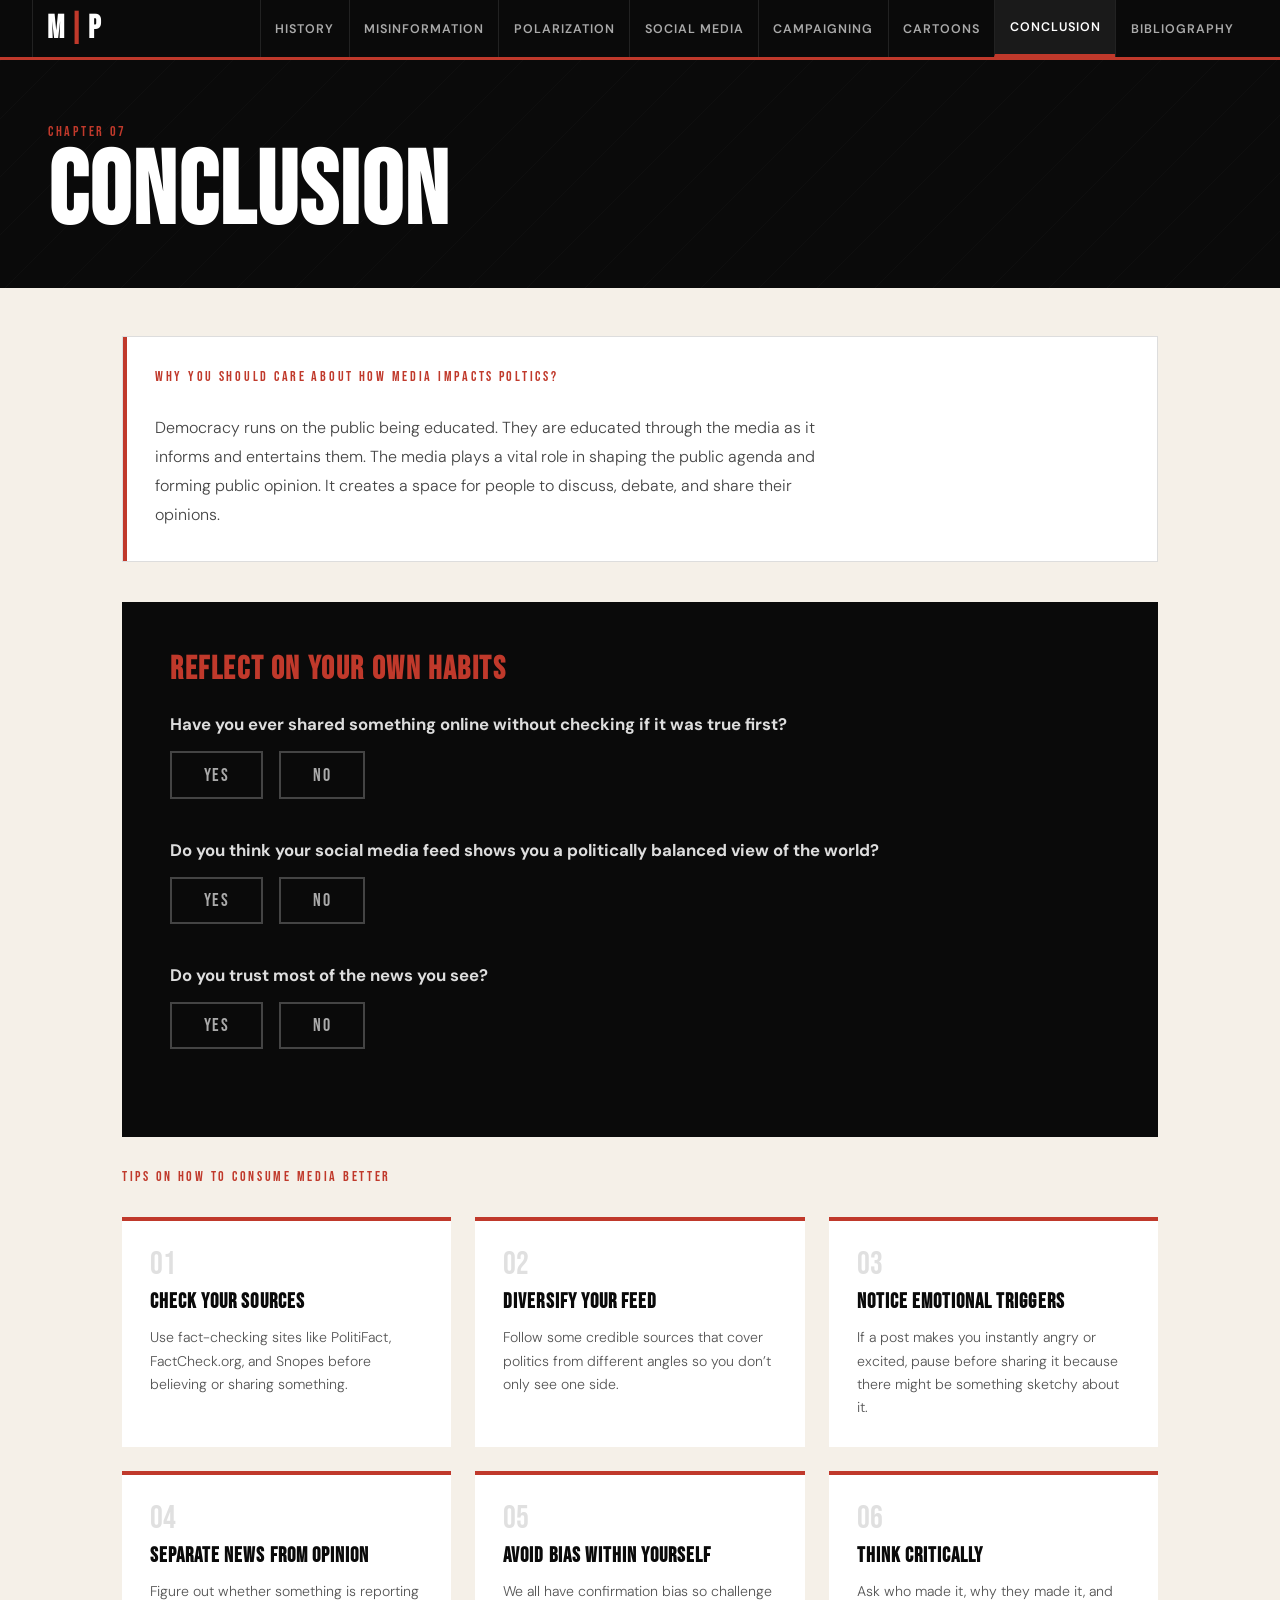
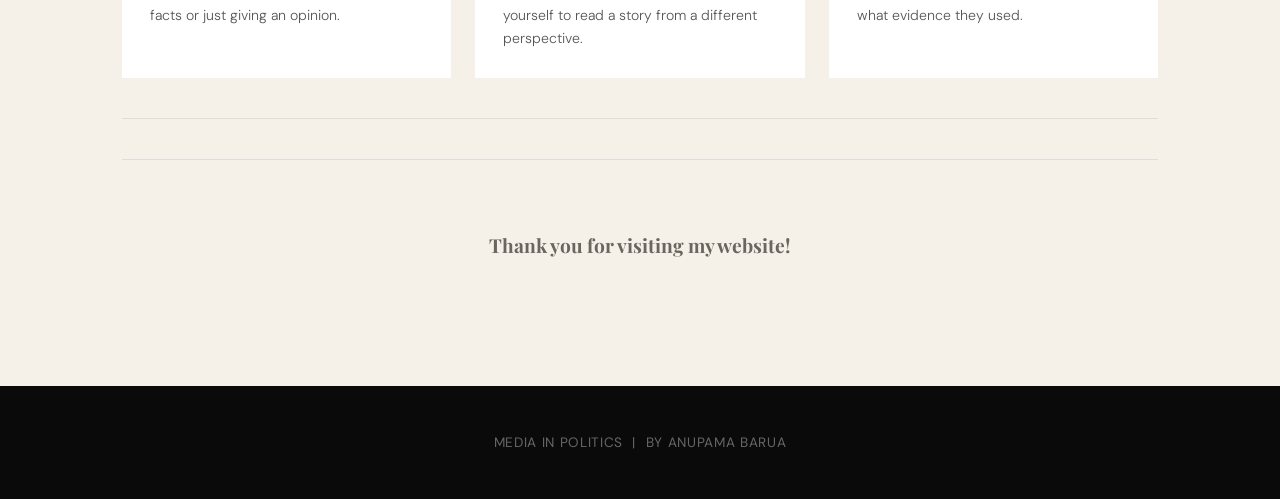
<file: conclusion.html>
<!DOCTYPE html>
<html lang="en">
<head>
<meta charset="UTF-8">
<meta name="viewport" content="width=device-width, initial-scale=1.0">
<title>MIP — Conclusion</title>
<link rel="stylesheet" href="style.css">
<style>
  .reflection-box {
    background: var(--ink);
    color: white;
    padding: 3rem;
    margin: 2rem 0;
  }
  .reflection-box h2 {
    font-family: 'Bebas Neue', sans-serif;
    font-size: 2rem;
    letter-spacing: 0.05em;
    color: var(--red);
    margin-bottom: 1.5rem;
  }
  .question-block { margin-bottom: 2.5rem; }
  .question-block p { font-size: 1.05rem; margin-bottom: 1rem; color: #ddd; }
  .yn-btns { display: flex; gap: 1rem; }
  .yn-btn {
    padding: 0.7rem 2rem;
    font-family: 'Bebas Neue', sans-serif;
    font-size: 1.1rem;
    letter-spacing: 0.08em;
    border: 2px solid #444;
    background: transparent;
    color: #aaa;
    cursor: pointer;
    transition: all 0.2s;
  }
  .yn-btn:hover { border-color: var(--red); color: white; }
  .yn-btn.active-yes { background: var(--red); color: white; border-color: var(--red); }
  .yn-btn.active-no { background: #2a6a2a; color: white; border-color: #4caf50; }

  .response-panel {
    margin-top: 1.5rem;
    padding: 1.25rem;
    border-left: 3px solid var(--red);
    background: #111;
    display: none;
    font-size: 0.9rem;
    line-height: 1.65;
    color: #ccc;
    animation: fadeSlide 0.4s ease;
  }
  .response-panel.green-border { border-color: #4caf50; }
  @keyframes fadeSlide { from { opacity: 0; transform: translateY(-8px); } to { opacity: 1; transform: translateY(0); } }

  .tips-grid {
    display: grid;
    grid-template-columns: repeat(3, 1fr);
    gap: 1.5rem;
    margin: 2rem 0;
  }
  .tip-card {
    background: var(--white);
    border-top: 4px solid var(--red);
    padding: 1.75rem;
  }
  .tip-card .tip-num {
    font-family: 'Bebas Neue', sans-serif;
    font-size: 2rem;
    color: #e0e0e0;
    line-height: 1;
    margin-bottom: 0.5rem;
  }
  .tip-card h4 { font-family: 'Bebas Neue', sans-serif; font-size: 1.3rem; letter-spacing: 0.05em; margin-bottom: 0.75rem; }
  .tip-card p { font-size: 0.88rem; line-height: 1.65; color: #555; font-weight: 300; }

  /* Site recap links */
  .recap-grid {
    display: grid;
    grid-template-columns: repeat(4, 1fr);
    gap: 1rem;
    margin: 2rem 0;
  }
  .recap-link {
    background: var(--ink);
    color: white;
    padding: 1.25rem;
    text-decoration: none;
    display: block;
    transition: background 0.2s;
  }
  .recap-link:hover { background: var(--red); }
  .recap-link .rl-num { font-family: 'Bebas Neue', sans-serif; font-size: 1.5rem; color: var(--red); }
  .recap-link:hover .rl-num { color: white; }
  .recap-link h4 { font-family: 'Bebas Neue', sans-serif; font-size: 1rem; letter-spacing: 0.05em; margin: 0.3rem 0; }
  .recap-link p { font-size: 0.75rem; color: #aaa; line-height: 1.4; }
  .recap-link:hover p { color: rgba(255,255,255,0.8); }

  @media (max-width: 700px) {
    .tips-grid { grid-template-columns: 1fr; }
    .recap-grid { grid-template-columns: 1fr 1fr; }
  }
</style>
</head>
<body>

<nav>
  <a href="index.html" class="nav-logo">M<span>|</span>P</a>
  <a href="history.html">History</a>
  <a href="misinformation.html">Misinformation</a>
  <a href="polarization.html">Polarization</a>
  <a href="socialmedia.html">Social Media</a>
  <a href="campaigning.html">Campaigning</a>
  <a href="cartoons.html">Cartoons</a>
  <a href="conclusion.html" class="active">Conclusion</a>
  <a href="bibliography.html">Bibliography</a>
</nav>

<div class="page-hero">
  <div class="section-label">Chapter 07</div>
  <h1>conclusion</h1>
</div>

<div class="content">

  <div class="card" style="margin-bottom:2.5rem;">
    <div class="section-label">Why You Should Care about how media impacts poltics?</div>
    <br>
    <p style="font-size:1rem;line-height:1.8;font-weight:300;color:#444;max-width:700px;">Democracy runs on the public being educated. They are educated through the media as it informs and entertains them. The media plays a vital role in shaping the public agenda and forming public opinion. It creates a space for people to discuss, debate, and share their opinions. </p>
  </div>

  <!-- Interactive reflection -->
  <div class="reflection-box">
    <h2>Reflect on Your Own Habits</h2>

    <div class="question-block">
      <p><strong>Have you ever shared something online without checking if it was true first?</strong></p>
      <div class="yn-btns">
        <button class="yn-btn" onclick="respond(this, 'q1', 'yes')">YES</button>
        <button class="yn-btn" onclick="respond(this, 'q1', 'no')">NO</button>
      </div>
      <div class="response-panel" id="q1-resp-yes">
        <strong>You're not alone.</strong> Alot of people share content without veryfiying if the information is true. Before you share content ask yourself these questions: <em>Where did this come from? Can I confirm it with another credible source? Am I sharing this because it’s true, or because I already agree with it?</em>
      </div>
      <div class="response-panel green-border" id="q1-resp-no">
        <strong>That is rare.</strong> Most people have shared some questinable content. 
      </div>
    </div>

    <div class="question-block">
      <p><strong>Do you think your social media feed shows you a politically balanced view of the world?</strong></p>
      <div class="yn-btns">
        <button class="yn-btn" onclick="respond(this, 'q2', 'yes')">YES</button>
        <button class="yn-btn" onclick="respond(this, 'q2', 'no')">NO</button>
      </div>
      <div class="response-panel" id="q2-resp-yes">
        <strong>Well.... Social media only shows you what it thinks you want to see based off of algorithms. You should do reasearch out of social media on different poltical topics.</strong>
      </div>
      <div class="response-panel green-border" id="q2-resp-no">
        <strong>This is a good start. Continue to branch out of social media for your poltical information!</strong>  </div>
    </div>

    <div class="question-block">
      <p><strong>Do you trust most of the news you see?</strong></p>
      <div class="yn-btns">
        <button class="yn-btn" onclick="respond(this, 'q3', 'yes')">YES</button>
        <button class="yn-btn" onclick="respond(this, 'q3', 'no')">NO</button>
      </div>
      <div class="response-panel" id="q3-resp-yes">
        <strong>Trusting some news you see is good but you should make sure it comes from a reliable source!</strong>
      </div>
      <div class="response-panel green-border" id="q3-resp-no">
        <strong>Having some skeptism is good but distrusting everything can be a problem too. A better approach is to judge each source one by one.</strong> 
      </div>
    </div>
  </div>

  <!-- Tips -->
  <div class="section-label">Tips on how to consume media better</div>
  <div class="tips-grid">
    <div class="tip-card">
      <div class="tip-num">01</div>
      <h4>Check Your Sources</h4>
      <p>Use fact-checking sites like PolitiFact, FactCheck.org, and Snopes before believing or sharing something.</p>
    </div>
    <div class="tip-card">
      <div class="tip-num">02</div>
      <h4>Diversify Your Feed</h4>
      <p>Follow some credible sources that cover politics from different angles so you don’t only see one side.
</p>
    </div>
    <div class="tip-card">
      <div class="tip-num">03</div>
      <h4>Notice Emotional Triggers</h4>
      <p>If a post makes you instantly angry or excited, pause before sharing it because there might be something sketchy about it.

</p>
     </div>
    <div class="tip-card">
      <div class="tip-num">04</div>
      <h4>Separate News from Opinion</h4>
      <p>Figure out whether something is reporting facts or just giving an opinion.</p>
   </div>
    <div class="tip-card">
      <div class="tip-num">05</div>
      <h4>Avoid Bias within Yourself</h4>
      <p>We all have confirmation bias so challenge yourself to read a story from a different perspective.</p>
    </div>
    <div class="tip-card">
      <div class="tip-num">06</div>
      <h4>Think Critically</h4>
      <p>Ask who made it, why they made it, and what evidence they used.</p>
    </div>
  </div>

  <hr class="styled">

  <hr class="styled">

  <h3 style="text-align:center; padding: 2rem 0; font-family:'Playfair Display',serif; font-size:1.2rem; color:var(--mid);">Thank you for visiting my website!</h4>

</div>
<footer style="background:var(--ink);color:#666;text-align:center;padding:3rem 2rem;font-size:0.85rem;letter-spacing:0.05em;margin-top:3rem;">
<a>   MEDIA IN POLITICS &nbsp;|&nbsp; BY ANUPAMA BARUA</a>
</footer>

<script>
const activeYN = {};

function respond(btn, qid, answer) {
  // Clear previous
  const parent = btn.parentElement;
  parent.querySelectorAll('.yn-btn').forEach(b => b.classList.remove('active-yes', 'active-no'));

  // Show correct panel
  const yesPanel = document.getElementById(qid + '-resp-yes');
  const noPanel = document.getElementById(qid + '-resp-no');
  yesPanel.style.display = 'none';
  noPanel.style.display = 'none';

  if (answer === 'yes') {
    btn.classList.add('active-yes');
    yesPanel.style.display = 'block';
  } else {
    btn.classList.add('active-no');
    noPanel.style.display = 'block';
  }
}
</script>
</body>
</html>
</file>
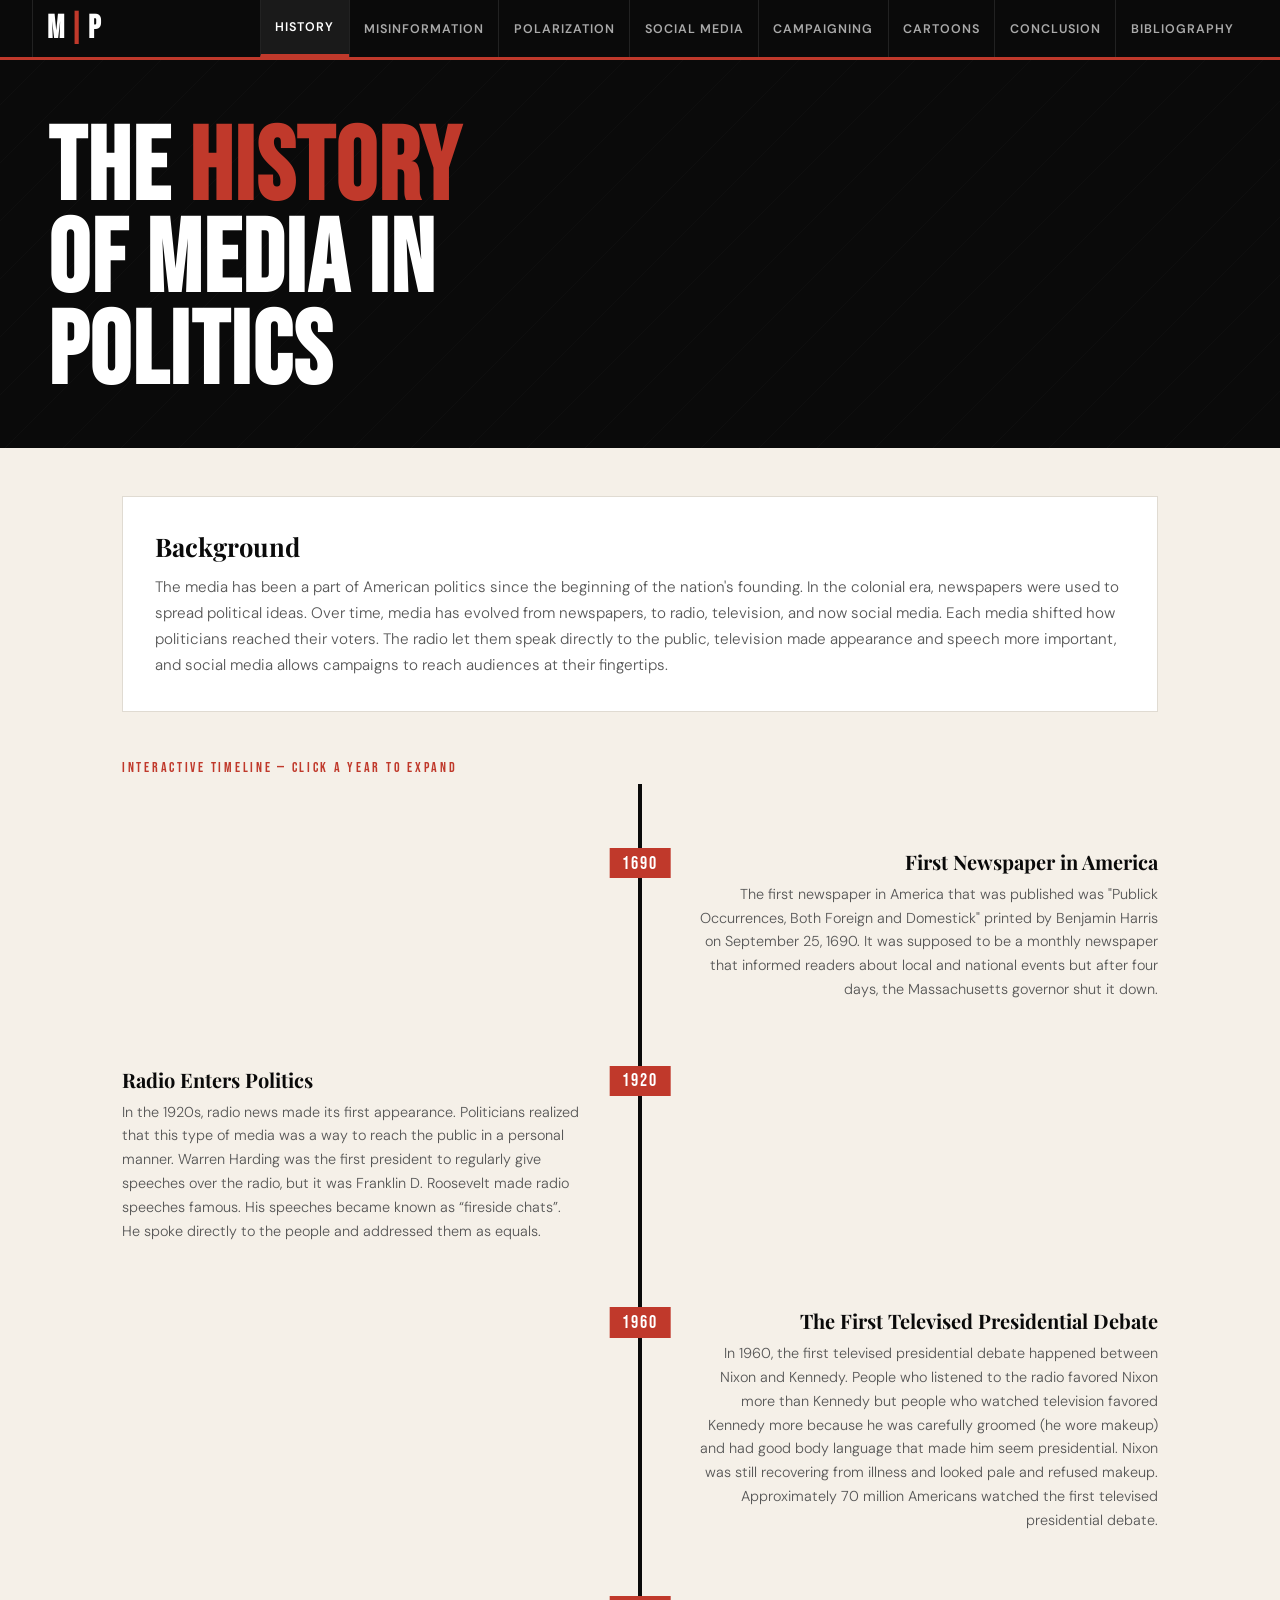
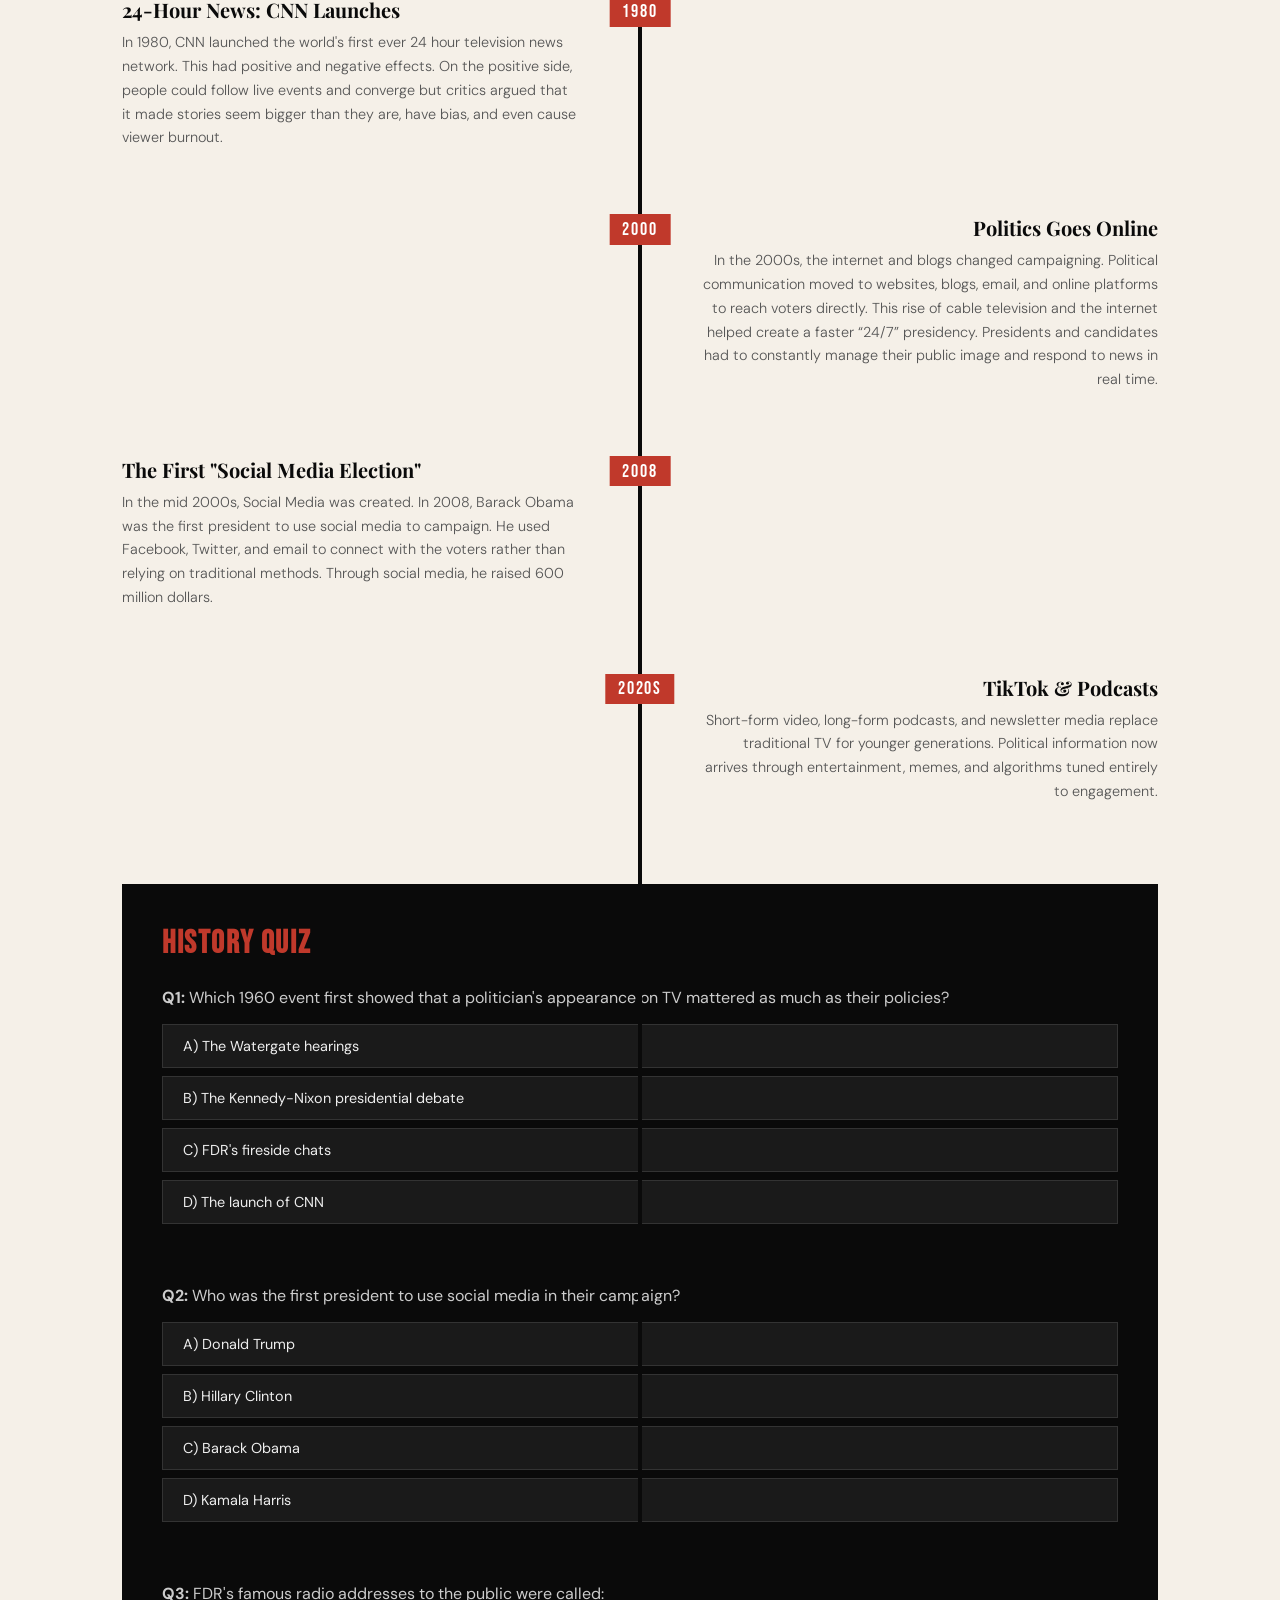
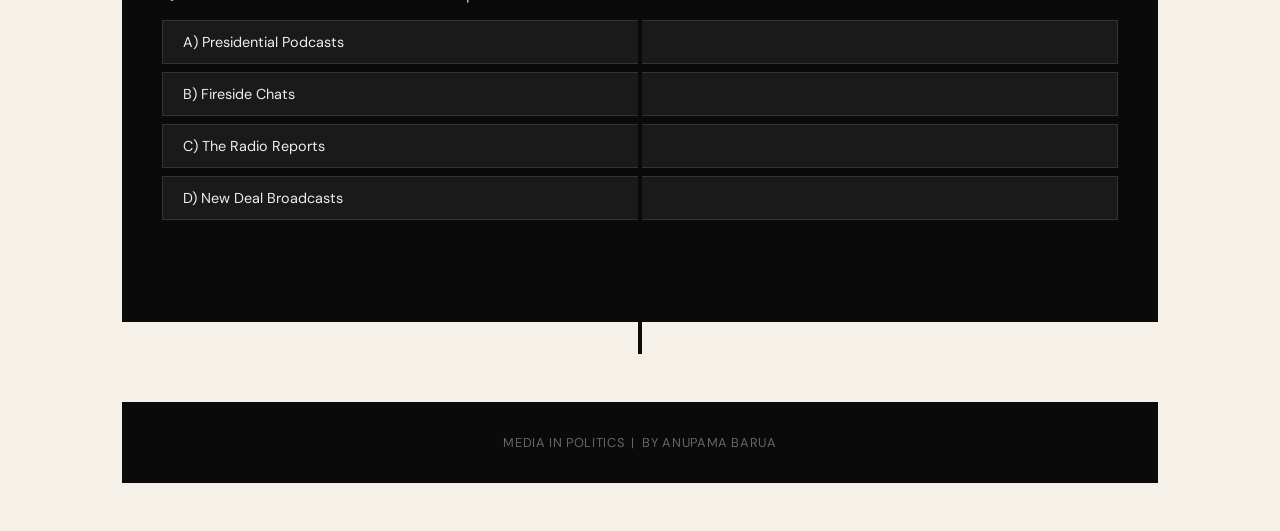
<file: history.html>
<!DOCTYPE html>
<html lang="en">
<head>
<meta charset="UTF-8">
<meta name="viewport" content="width=device-width, initial-scale=1.0">
<title>MIP — History of Media & Politics</title>
<link rel="stylesheet" href="style.css">
<style>
  .timeline { position: relative; padding: 2rem 0; }
  .timeline::before {
    content: '';
    position: absolute;
    left: 50%;
    transform: translateX(-50%);
    top: 0; bottom: 0;
    width: 4px;
    background: var(--ink);
  }
  .t-event {
    display: flex;
    gap: 3rem;
    margin-bottom: 0;
    position: relative;
    align-items: flex-start;
    padding: 2rem 0;
  }
  .t-event:nth-child(odd) { flex-direction: row-reverse; }
  .t-event:nth-child(odd) .t-content { text-align: right; }
  .t-year {
    position: absolute;
    left: 50%;
    transform: translateX(-50%);
    background: var(--red);
    color: var(--white);
    font-family: 'Bebas Neue', sans-serif;
    font-size: 1.1rem;
    letter-spacing: 0.1em;
    padding: 0.3rem 0.8rem;
    z-index: 2;
    cursor: pointer;
    transition: background 0.2s, transform 0.2s;
    white-space: nowrap;
  }
  .t-year:hover { background: var(--ink); transform: translateX(-50%) scale(1.05); }
  .t-content {
    flex: 1;
    max-width: calc(50% - 60px);
  }
  .t-title {
    font-family: 'Playfair Display', serif;
    font-size: 1.25rem;
    font-weight: 700;
    margin-bottom: 0.5rem;
  }
  .t-desc {
    font-size: 0.9rem;
    line-height: 1.65;
    color: #555;
    font-weight: 300;
  }
  .t-detail {
    display: none;
    margin-top: 1rem;
    background: var(--ink);
    color: #ddd;
    padding: 1rem 1.25rem;
    font-size: 0.85rem;
    line-height: 1.6;
    border-left: 3px solid var(--red);
  }
  .t-detail.open { display: block; animation: fadeIn 0.3s ease; }
  @keyframes fadeIn { from { opacity: 0; transform: translateY(-6px); } to { opacity: 1; transform: translateY(0); } }

  @media (max-width: 700px) {
    .timeline::before { left: 20px; }
    .t-event, .t-event:nth-child(odd) { flex-direction: column; padding-left: 50px; }
    .t-event:nth-child(odd) .t-content { text-align: left; }
    .t-year { left: 20px; }
    .t-content { max-width: 100%; }
  }

  .bg-info {
    background: var(--white);
    border: 1px solid #e0dbd2;
    padding: 2rem;
    margin-bottom: 3rem;
  }
  .bg-info h2 {
    font-family: 'Playfair Display', serif;
    font-size: 1.6rem;
    margin-bottom: 0.75rem;
  }
  .bg-info p { font-size: 0.95rem; line-height: 1.7; color: #555; font-weight: 300; }
</style>
</head>
<body>

<nav>
  <a href="index.html" class="nav-logo">M<span>|</span>P</a>
  <a href="history.html" class="active">History</a>
  <a href="misinformation.html">Misinformation</a>
  <a href="polarization.html">Polarization</a>
  <a href="socialmedia.html">Social Media</a>
  <a href="campaigning.html">Campaigning</a>
  <a href="cartoons.html">Cartoons</a>
  <a href="conclusion.html">Conclusion</a>
  <a href="bibliography.html">Bibliography</a>
</nav>

<div class="page-hero">
  <h1>The <em>History</em><br>of Media IN<br>Politics</h1>
</div>

<div class="content">
  <div class="bg-info">
    <h2>Background</h2>
    <p>The media has been a part of American politics since the beginning of the nation's founding. In the colonial era, newspapers were used to spread political ideas. Over time, media has evolved from newspapers, to radio, television, and now social media. Each media shifted how politicians reached their voters. The radio let them speak directly to the public, television made appearance and speech more important, and social media allows campaigns to reach audiences at their fingertips.</p>
  </div>

  <div class="section-label">Interactive Timeline — Click a year to expand</div>

  <div class="timeline">

    <div class="t-event">
      <div class="t-year" onclick="toggle('e1')">1690</div>
      <div class="t-content">
        <div class="t-title">First Newspaper in America</div>
        <div class="t-desc">The first newspaper in America that was published was "Publick Occurrences, Both Foreign and Domestick" printed by Benjamin Harris on September 25, 1690. It was supposed to be a monthly newspaper that informed readers about local and national events but after four days, the Massachusetts governor shut it down.</div>
        <div class="t-detail" id="e1">A major time period of American newspapers was the Part Press Era (1783–1833). In this time period, editors of newspapers would endorse a political party's candidates and spread their principles in their newspaper and in return would receive financial support. The beginning of the Party Press Era aligned with the creation of the first party systems.</div>
      </div>
      <div class="t-content"></div>
    </div>

    <div class="t-event">
      <div class="t-year" onclick="toggle('e2')">1920</div>
      <div class="t-content">
        <div class="t-title">Radio Enters Politics</div>
        <div class="t-desc">In the 1920s, radio news made its first appearance. Politicians realized that this type of media was a way to reach the public in a personal manner. Warren Harding was the first president to regularly give speeches over the radio, but it was Franklin D. Roosevelt made radio speeches famous. His speeches became known as “fireside chats”. He spoke directly to the people and addressed them as equals.</div>
        <div class="t-detail" id="e2">Comedy programs became popular because listeners were trying to find humor during the great depression. By 1940, almost 82% of households had a radio. World War II changed radio news forever. The need for frequent updates made radio a more immediate source of information than newspaper.The Radio Act (1927) created the Federal Radio Commission (FRC), which set standards and frequencies for stations. This didn't work out well so The Communications Act of 1934 ended the FRC and created the Federal Communications Commission (FCC), which continued to work with radio stations to assign frequencies and set national standards.</div>
      </div>
      <div class="t-content"></div>
    </div>

    <div class="t-event">
      <div class="t-year" onclick="toggle('e3')">1960</div>
      <div class="t-content">
        <div class="t-title">The First Televised Presidential Debate</div>
        <div class="t-desc">In 1960, the first televised presidential debate happened between Nixon and Kennedy. People who listened to the radio favored Nixon more than Kennedy but people who watched television favored Kennedy more because he was carefully groomed (he wore makeup) and had good body language that made him seem presidential. Nixon was still recovering from illness and looked pale and refused makeup. Approximately 70 million Americans watched the first televised presidential debate. </div>
        <div class="t-detail" id="e3">The first television advertisements were by presidential candidates Dwight D. Eisenhower and Adlai Stevenson in the early 1950s. In 1960, John F. Kennedy's campaign used a Hollywood-style approach to promote his image as young and vibrant.
</div>
      </div>
      <div class="t-content"></div>
    </div>


    <div class="t-event">
      <div class="t-year" onclick="toggle('e5')">1980</div>
      <div class="t-content">
        <div class="t-title">24-Hour News: CNN Launches</div>
        <div class="t-desc">In 1980, CNN launched the world's first ever 24 hour television news network. This had positive and negative effects. On the positive side, people could follow live events and converge but critics argued that it made stories seem bigger than they are, have bias, and even cause viewer burnout. </div>
        <div class="t-detail" id="e5">Before CNN, Americans got their news in short bursts with a paper in the morning and then an evening broadcast. With 24/7 coverage, networks needed to fill hours. Breaking news became a constant state rather than an exception. This made audiences expect continuous stimulation from news media.</div>
      </div>
      <div class="t-content"></div>
    </div>

    <div class="t-event">
      <div class="t-year" onclick="toggle('e8')">2000</div>
      <div class="t-content">
        <div class="t-title">Politics Goes Online</div>
        <div class="t-desc">In the 2000s, the internet and blogs changed campaigning. Political communication moved to websites, blogs, email, and online platforms to reach voters directly. This rise of cable television and the internet helped create a faster “24/7” presidency. Presidents and candidates had to constantly manage their public image and respond to news in real time.</div>
      </div>
      <div class="t-content"></div>
    </div>

    <div class="t-event">
      <div class="t-year" onclick="toggle('e7')">2008</div>
      <div class="t-content">
        <div class="t-title">The First "Social Media Election"</div>
        <div class="t-desc">In the mid 2000s, Social Media was created. In 2008, Barack Obama was the first president to use social media to campaign. He used  Facebook, Twitter, and email to connect with the voters rather than relying on traditional methods. Through social media, he raised 600 million dollars.</div>
        <div class="t-detail" id="e7">He created his own website (MyBo) that let supporters create profiles, make plans, and organize events. He won the people over by being authentic. He showed his personal interests like music, basketball, and movies. It changed the way how politicians communicate with the public</div>
      </div>
      <div class="t-content"></div>
    </div>

    <div class="t-event">
      <div class="t-year" onclick="toggle('e9')">2020s</div>
      <div class="t-content">
        <div class="t-title">TikTok & Podcasts </div>
        <div class="t-desc">Short-form video, long-form podcasts, and newsletter media replace traditional TV for younger generations. Political information now arrives through entertainment, memes, and algorithms tuned entirely to engagement.</div>
        <div class="t-detail" id="e9">Today there is no single mass media for news. A person from the younger generation might get their political information from Tikok. While a person from the older generation might get their news from facebook or TV.</div>
      <div class="t-content"></div>
    </div>

  </div>

  <!-- Quiz -->
  <div class="quiz-box">
    <h3>History Quiz</h3>

    <div class="quiz-question" id="q1">
      <p><strong>Q1:</strong> Which 1960 event first showed that a politician's appearance on TV mattered as much as their policies?</p>
      <div class="quiz-options">
        <button onclick="answer(this,'wrong','q1')">A) The Watergate hearings</button>
        <button onclick="answer(this,'correct','q1')">B) The Kennedy-Nixon presidential debate</button>
        <button onclick="answer(this,'wrong','q1')">C) FDR's fireside chats</button>
        <button onclick="answer(this,'wrong','q1')">D) The launch of CNN</button>
      </div>
      <div class="quiz-feedback" id="q1-fb"></div>
    </div>

    <div class="quiz-question" id="q2">
      <p><strong>Q2:</strong> Who was the first president to use social media in their campaign?</p>
      <div class="quiz-options">
        <button onclick="answer(this,'wrong','q2')">A) Donald Trump</button>
        <button onclick="answer(this,'wrong','q2')">B) Hillary Clinton</button>
        <button onclick="answer(this,'correct','q2')">C) Barack Obama</button>
        <button onclick="answer(this,'wrong','q2')">D) Kamala Harris</button>
      </div>
      <div class="quiz-feedback" id="q2-fb"></div>
    </div>

    <div class="quiz-question" id="q3">
      <p><strong>Q3:</strong> FDR's famous radio addresses to the public were called:</p>
      <div class="quiz-options">
        <button onclick="answer(this,'wrong','q3')">A) Presidential Podcasts</button>
        <button onclick="answer(this,'correct','q3')">B) Fireside Chats</button>
        <button onclick="answer(this,'wrong','q3')">C) The Radio Reports</button>
        <button onclick="answer(this,'wrong','q3')">D) New Deal Broadcasts</button>
      </div>
      <div class="quiz-feedback" id="q3-fb"></div>
    </div>
  </div>
</div>

<footer style="background:var(--ink);color:#666;text-align:center;padding:2rem;font-size:0.8rem;letter-spacing:0.05em;margin-top:3rem;">
<a>  MEDIA IN POLITICS &nbsp;|&nbsp; BY ANUPAMA BARUA</a>
</footer>

<script>
function toggle(id) {
  const el = document.getElementById(id);
  el.classList.toggle('open');
}

function answer(btn, result, qid) {
  const opts = btn.parentElement.querySelectorAll('button');
  opts.forEach(b => b.disabled = true);
  btn.classList.add(result);
  const fb = document.getElementById(qid + '-fb');
  if (result === 'correct') {
    fb.textContent = '✓ Correct! Great job.';
    fb.style.color = '#4caf50';
  } else {
    fb.textContent = '✗ Not quite — try reviewing the timeline above!';
    fb.style.color = '#e74c3c';
  }
}
</script>
</body>
</html>
</file>
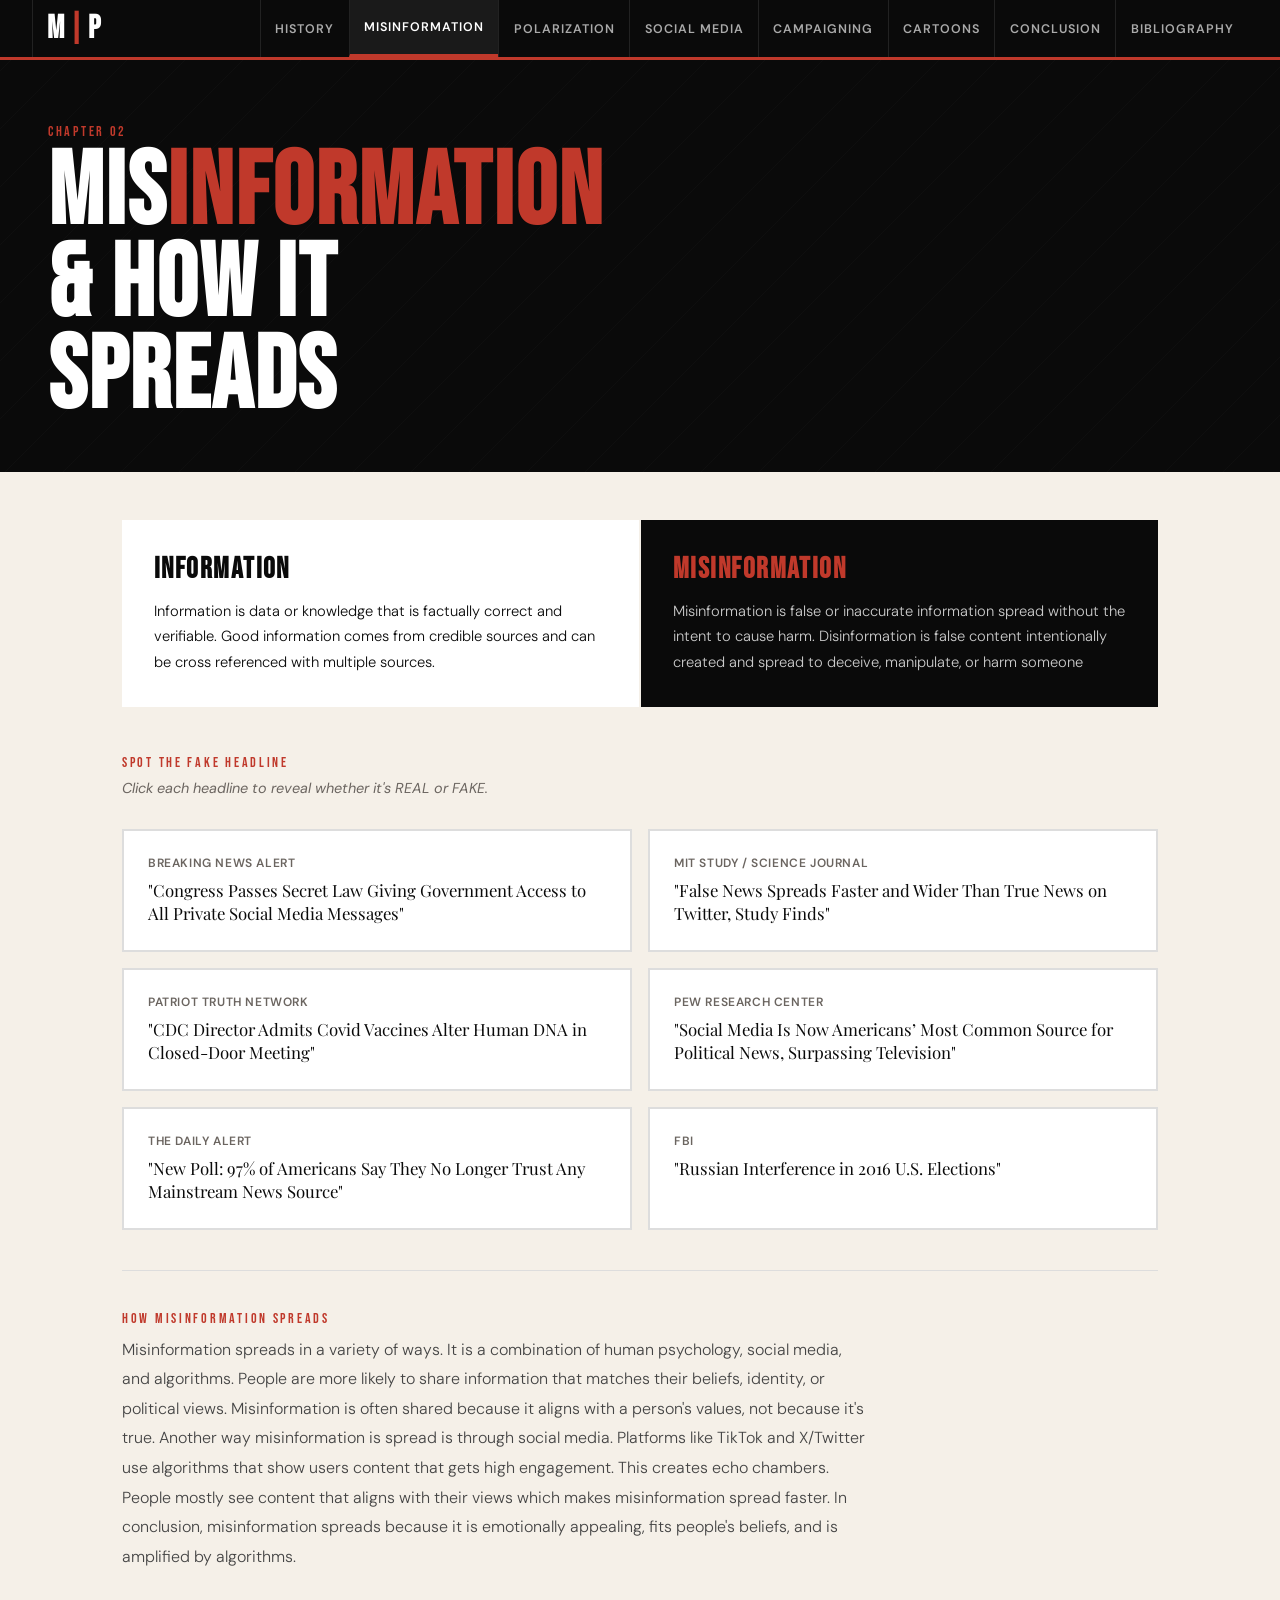
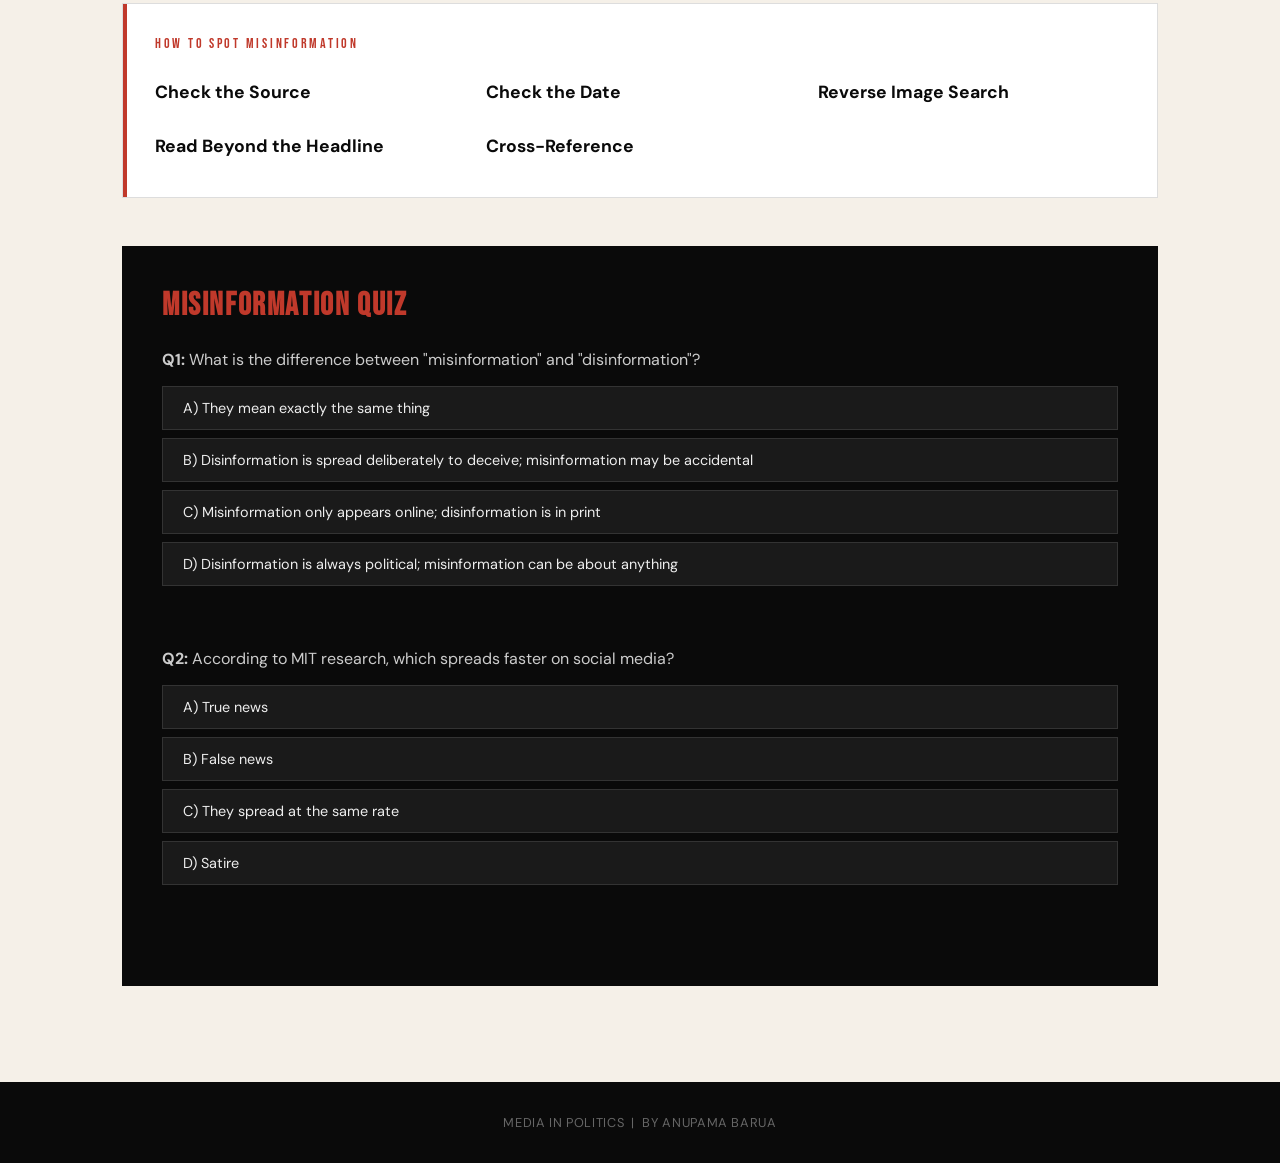
<file: misinformation.html>
<!DOCTYPE html>
<html lang="en">
<head>
<meta charset="UTF-8">
<meta name="viewport" content="width=device-width, initial-scale=1.0">
<title>MIP — Misinformation</title>
<link rel="stylesheet" href="style.css">
<style>
  .define-grid { display: grid; grid-template-columns: 1fr 1fr; gap: 2px; margin-bottom: 3rem; }
  .define-card {
    padding: 2rem;
    background: var(--white);
  }
  .define-card.dark { background: var(--ink); color: var(--white); }
  .define-card h3 { font-family: 'Bebas Neue', sans-serif; font-size: 1.8rem; letter-spacing: 0.05em; margin-bottom: 0.75rem; }
  .define-card.dark h3 { color: var(--red); }
  .define-card p { font-size: 0.92rem; line-height: 1.7; font-weight: 300; }
  .define-card.dark p { color: #ccc; }

  /* Fake headline game */
  .headline-game { margin: 2rem 0; }
  .headlines { display: grid; grid-template-columns: 1fr 1fr; gap: 1rem; }
  .headline-card {
    background: var(--white);
    border: 2px solid #ddd;
    padding: 1.5rem;
    cursor: pointer;
    transition: border-color 0.2s, transform 0.1s;
    position: relative;
  }
  .headline-card:hover { border-color: var(--ink); transform: translateY(-2px); }
  .headline-card.real { border-color: #4caf50; background: #f0fff0; }
  .headline-card.fake { border-color: var(--red); background: #fff0f0; }
  .headline-card .tag {
    position: absolute;
    top: 0.75rem; right: 0.75rem;
    font-family: 'Bebas Neue', sans-serif;
    font-size: 0.85rem;
    letter-spacing: 0.1em;
    padding: 0.2rem 0.5rem;
    display: none;
  }
  .headline-card.real .tag { display: inline; background: #4caf50; color: white; }
  .headline-card.fake .tag { display: inline; background: var(--red); color: white; }
  .headline-source { font-size: 0.75rem; color: var(--mid); margin-bottom: 0.5rem; font-weight: 600; letter-spacing: 0.05em; }
  .headline-text { font-family: 'Playfair Display', serif; font-size: 1.05rem; line-height: 1.4; }
  .headline-explain { font-size: 0.82rem; color: #555; margin-top: 0.75rem; display: none; font-style: italic; }
  .headline-card.real .headline-explain,
  .headline-card.fake .headline-explain { display: block; }

  /* Spread visualization */
  .spread-steps { display: flex; align-items: stretch; gap: 0; margin: 1.5rem 0; overflow-x: auto; }
  .spread-step {
    flex: 1;
    min-width: 130px;
    padding: 1.5rem 1rem;
    text-align: center;
    background: var(--white);
    border: 1px solid #ddd;
    position: relative;
  }
  .spread-step + .spread-step::before {
    content: '→';
    position: absolute;
    left: -14px;
    top: 50%;
    transform: translateY(-50%);
    font-size: 1.2rem;
    color: var(--red);
    background: var(--paper);
    z-index: 1;
  }
  .spread-step .icon { font-size: 2rem; margin-bottom: 0.5rem; }
  .spread-step h4 { font-family: 'Bebas Neue', sans-serif; font-size: 1rem; letter-spacing: 0.05em; margin-bottom: 0.4rem; }
  .spread-step p { font-size: 0.78rem; color: var(--mid); line-height: 1.5; }
</style>
</head>
<body>

<nav>
  <a href="index.html" class="nav-logo">M<span>|</span>P</a>
  <a href="history.html">History</a>
  <a href="misinformation.html" class="active">Misinformation</a>
  <a href="polarization.html">Polarization</a>
  <a href="socialmedia.html">Social Media</a>
  <a href="campaigning.html">Campaigning</a>
  <a href="cartoons.html">Cartoons</a>
  <a href="conclusion.html">Conclusion</a>
  <a href="bibliography.html">Bibliography</a>
</nav>

<div class="page-hero">
  <div class="section-label">Chapter 02</div>
  <h1>Mis<em>information</em><br>& How It<br>Spreads</h1>
</div>

<div class="content">

  <div class="define-grid">
    <div class="define-card">
      <h3>Information</h3>
      <p>Information is data or knowledge that is factually correct and verifiable. Good information comes from credible sources and can be cross referenced with multiple sources. </p>
    </div>
    <div class="define-card dark">
      <h3>Misinformation</h3>
      <p>Misinformation is false or inaccurate information spread without the intent to cause harm. Disinformation is false content intentionally created and spread to deceive, manipulate, or harm someone</p>
    </div>
  </div>

  <div class="section-label">Spot the Fake Headline</div>
  <p style="font-size:0.9rem;color:var(--mid);margin-bottom:1.5rem;font-style:italic;">Click each headline to reveal whether it's REAL or FAKE.</p>

  <div class="headlines headline-game" id="headlineGame">

    <div class="headline-card" onclick="revealCard(this,'fake','This headline is FAKE. No law like this was propsed. This is a common style of political misinformation. It mixes a truth like social media regualtion debates with a false conclusion.')">
      <div class="tag">FAKE</div>
      <div class="headline-source">BREAKING NEWS ALERT</div>
      <div class="headline-text">"Congress Passes Secret Law Giving Government Access to All Private Social Media Messages"</div>
      <div class="headline-explain"></div>
    </div>

    <div class="headline-card" onclick="revealCard(this,'real','This is REAL. A 2018 MIT study published in Science found that false news spreads faster and reaches more people on Twitter.')">
      <div class="tag">REAL</div>
      <div class="headline-source">MIT STUDY / SCIENCE JOURNAL</div>
      <div class="headline-text">"False News Spreads Faster and Wider Than True News on Twitter, Study Finds"</div>
      <div class="headline-explain"></div>
    </div>

    <div class="headline-card" onclick="revealCard(this,'fake','This headline is FAKE. This type of headline uses an well known name and a shocking claim to seem real. Always look for: Who said it? When? Where can I verify this quote?')">
      <div class="tag">FAKE</div>
      <div class="headline-source">PATRIOT TRUTH NETWORK</div>
      <div class="headline-text">"CDC Director Admits Covid Vaccines Alter Human DNA in Closed-Door Meeting"</div>
      <div class="headline-explain"></div>
    </div>

    <div class="headline-card" onclick="revealCard(this,'real','This is REAL. A 2024 Pew Research Center report found that about 50% of U.S. adults now get political news often or sometimes from social media, making it the most common source and overtaking TV for the first time.')">
      <div class="tag">REAL</div>
      <div class="headline-source">PEW RESEARCH CENTER</div>
      <div class="headline-text">"Social Media Is Now Americans’ Most Common Source for Political News, Surpassing Television"</div>
      <div class="headline-explain"></div>
    </div>

    <div class="headline-card" onclick="revealCard(this,'fake','This is FAKE. This is an example of a manipulated statistic. Polls do show declining trust in media, but headlines that inflate or misrepresent poll numbers are a common form of misinformation. Always look for the original poll source.')">
      <div class="tag">FAKE</div>
      <div class="headline-source">THE DAILY ALERT</div>
      <div class="headline-text">"New Poll: 97% of Americans Say They No Longer Trust Any Mainstream News Source"</div>
      <div class="headline-explain"></div>
    </div>

    <div class="headline-card" onclick="revealCard(this,'real','This is REAL. It comes from a credible source and is confirmed my multiple U.S. Government agencies.')">

      <div class="headline-source">FBI</div>
      <div class="headline-text">"Russian Interference in 2016 U.S. Elections"</div>
      <div class="headline-explain"></div>
    </div>

  </div>

  <hr class="styled">

  <div class="section-label">How Misinformation Spreads</div>

<p style="font-size:1rem;line-height:1.85;font-weight:300;color:#444;max-width:750px;">
Misinformation spreads in a variety of ways. It is a combination of human psychology, social media, and algorithms. People are more likely to share information that matches their beliefs, identity, or political views. Misinformation is often shared because it aligns with a person's values, not because it's true. Another way misinformation is spread is through social media. Platforms like TikTok and X/Twitter use algorithms that show users content that gets high engagement. This creates echo chambers. People mostly see content that aligns with their views which makes misinformation spread faster. In conclusion, misinformation spreads because it is emotionally appealing, fits people's beliefs, and is amplified by algorithms.
</p>

  <div class="card" style="margin-top:2rem;">
    <div class="section-label">How to Spot Misinformation</div>
    <br>
    <div class="grid-3" style="gap:1.5rem;">
      <div>
        <strong style="font-size:1.1rem;">Check the Source</strong>
        <p style="font-size:0.85rem;color:#555;margin-top:0.5rem;line-height:1.6;"></p>
      </div>
      <div>
        <strong style="font-size:1.1rem;">Check the Date</strong>
        <p style="font-size:0.85rem;color:#555;margin-top:0.5rem;line-height:1.6;"></p>
      </div>
      <div>
        <strong style="font-size:1.1rem;">Reverse Image Search</strong>
        <p style="font-size:0.85rem;color:#555;margin-top:0.5rem;line-height:1.6;"></p>
      </div>
      <div>
        <strong style="font-size:1.1rem;">Read Beyond the Headline</strong>
        <p style="font-size:0.85rem;color:#555;margin-top:0.5rem;line-height:1.6;"></p>
      </div>
      <div>
        <strong style="font-size:1.1rem;">Cross-Reference</strong>
        <p style="font-size:0.85rem;color:#555;margin-top:0.5rem;line-height:1.6;"></p>
      </div>
    </div>
  </div>

  <!-- Quiz -->
  <div class="quiz-box" style="margin-top:3rem;">
    <h3>Misinformation Quiz</h3>
    <div class="quiz-question">
      <p><strong>Q1:</strong> What is the difference between "misinformation" and "disinformation"?</p>
      <div class="quiz-options">
        <button onclick="answer(this,'wrong','mq1')">A) They mean exactly the same thing</button>
        <button onclick="answer(this,'correct','mq1')">B) Disinformation is spread deliberately to deceive; misinformation may be accidental</button>
        <button onclick="answer(this,'wrong','mq1')">C) Misinformation only appears online; disinformation is in print</button>
        <button onclick="answer(this,'wrong','mq1')">D) Disinformation is always political; misinformation can be about anything</button>
      </div>
      <div class="quiz-feedback" id="mq1-fb"></div>
    </div>
    <div class="quiz-question">
      <p><strong>Q2:</strong> According to MIT research, which spreads faster on social media?</p>
      <div class="quiz-options">
        <button onclick="answer(this,'wrong','mq2')">A) True news</button>
        <button onclick="answer(this,'correct','mq2')">B) False news</button>
        <button onclick="answer(this,'wrong','mq2')">C) They spread at the same rate</button>
        <button onclick="answer(this,'wrong','mq2')">D) Satire</button>
      </div>
      <div class="quiz-feedback" id="mq2-fb"></div>
    </div>
  </div>
</div>

<footer style="background:var(--ink);color:#666;text-align:center;padding:2rem;font-size:0.8rem;letter-spacing:0.05em;margin-top:3rem;">
  MEDIA IN POLITICS &nbsp;|&nbsp; BY ANUPAMA BARUA
</footer>

<script>
function revealCard(card, type, explanation) {
  if (card.classList.contains('real') || card.classList.contains('fake')) return;
  card.classList.add(type);
  card.querySelector('.headline-explain').textContent = explanation;
}
function answer(btn, result, qid) {
  const opts = btn.parentElement.querySelectorAll('button');
  opts.forEach(b => b.disabled = true);
  btn.classList.add(result);
  const fb = document.getElementById(qid + '-fb');
  fb.textContent = result === 'correct' ? '✓ Correct!' : '✗ Not quite — review the definitions above.';
  fb.style.color = result === 'correct' ? '#4caf50' : '#e74c3c';
}
</script>
</body>
</html>
</file>
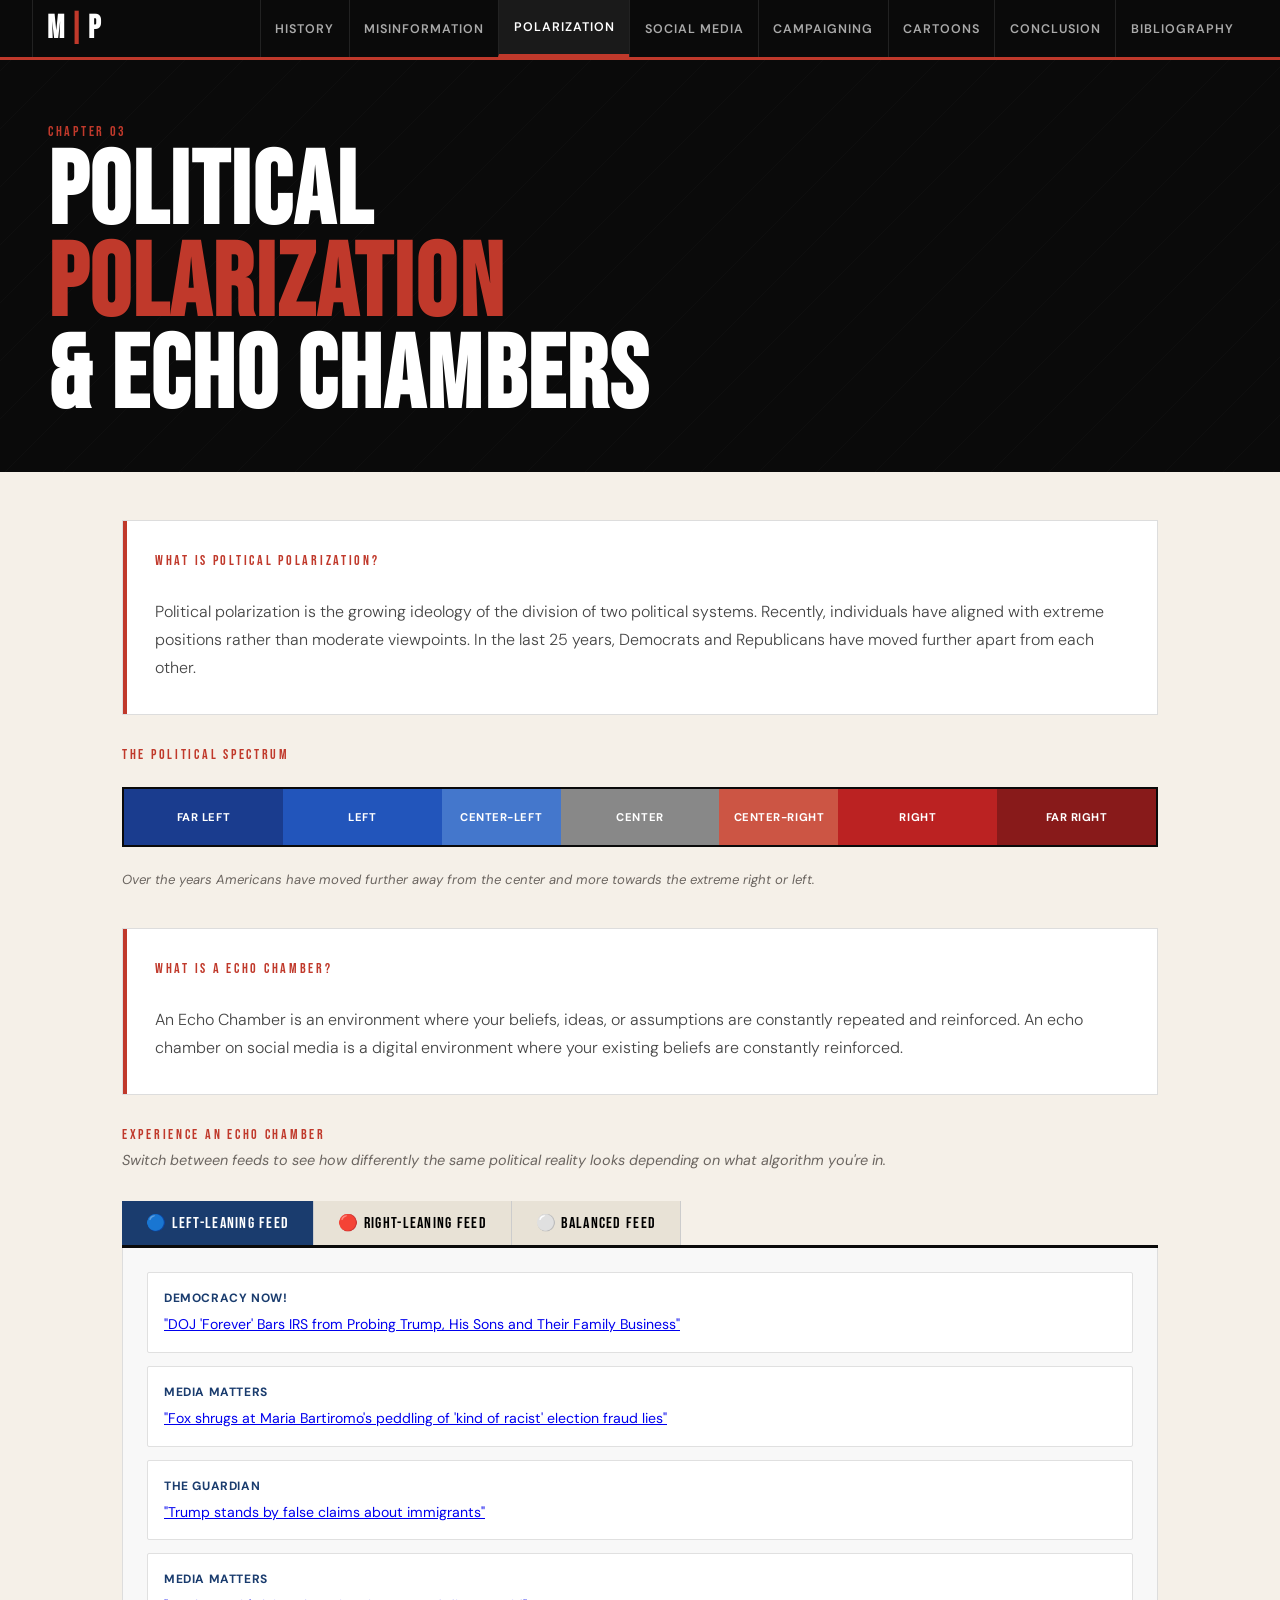
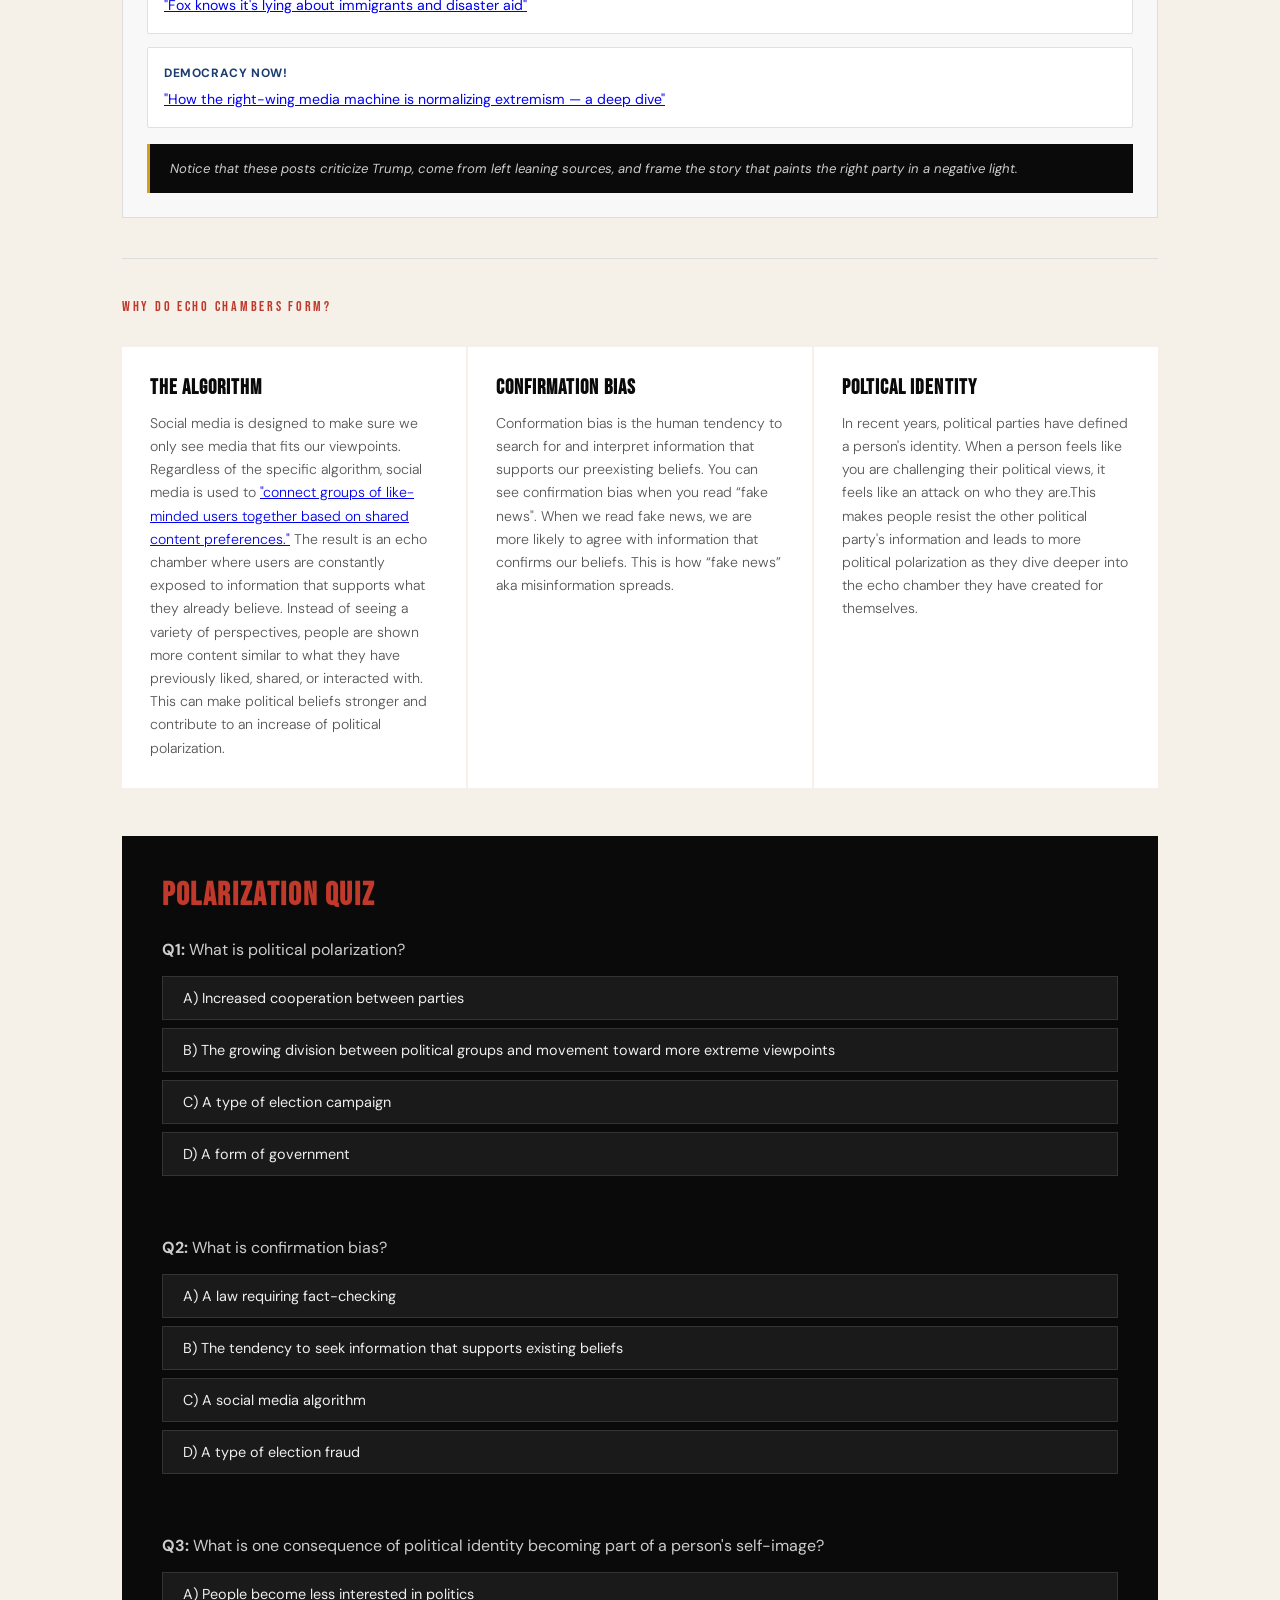
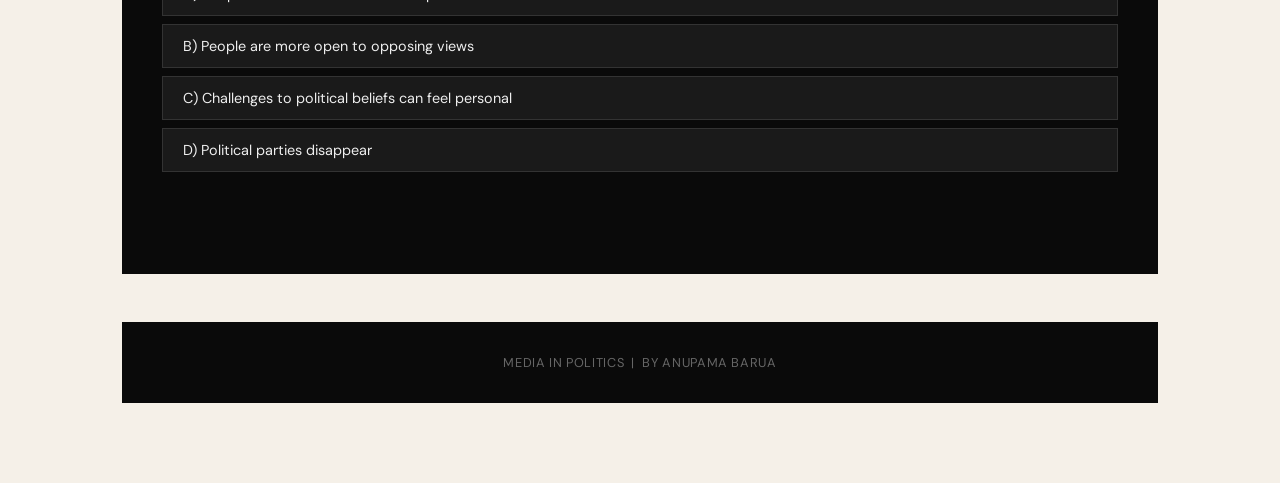
<file: polarization.html>
<!DOCTYPE html>
<html lang="en">
<head>
<meta charset="UTF-8">
<meta name="viewport" content="width=device-width, initial-scale=1.0">
<title>MIP — Political Polarization</title>
<link rel="stylesheet" href="style.css">
<style>
  /* Feed simulator */
  .feed-sim { margin: 2rem 0; }
  .feed-tabs { display: flex; gap: 0; border-bottom: 3px solid var(--ink); }
  .feed-tab {
    padding: 0.75rem 1.5rem;
    font-family: 'Bebas Neue', sans-serif;
    font-size: 1rem;
    letter-spacing: 0.08em;
    cursor: pointer;
    background: var(--light);
    border: none;
    border-right: 1px solid #ccc;
    transition: background 0.2s;
  }
  .feed-tab.active.left { background: #1a3c6e; color: white; }
  .feed-tab.active.right { background: #8b1a1a; color: white; }
  .feed-tab.active.neutral { background: var(--ink); color: white; }
  .feed-panel { display: none; padding: 1.5rem; background: #f8f8f8; border: 1px solid #ddd; border-top: none; }
  .feed-panel.active { display: block; }
  .feed-post {
    background: white;
    border: 1px solid #e0e0e0;
    border-radius: 2px;
    padding: 1rem;
    margin-bottom: 0.8rem;
    font-size: 0.88rem;
    line-height: 1.55;
  }
  .feed-post .fp-source { font-size: 0.75rem; font-weight: 700; letter-spacing: 0.05em; margin-bottom: 0.4rem; }
  .left-feed .fp-source { color: #1a3c6e; }
  .right-feed .fp-source { color: #8b1a1a; }
  .neutral-feed .fp-source { color: var(--mid); }
  .feed-note {
    background: var(--ink);
    color: #ccc;
    padding: 1rem 1.25rem;
    font-size: 0.82rem;
    font-style: italic;
    margin-top: 1rem;
    border-left: 3px solid var(--gold);
  }

  /* Why box */
  .why-grid { display: grid; grid-template-columns: 1fr 1fr 1fr; gap: 2px; margin: 2rem 0; }
  .why-card { background: var(--white); padding: 1.75rem; }
  .why-card h4 { font-family: 'Bebas Neue', sans-serif; font-size: 1.3rem; letter-spacing: 0.05em; margin-bottom: 0.75rem; }
  .why-card p { font-size: 0.88rem; line-height: 1.65; color: #555; font-weight: 300; }

  .spectrum {
    display: flex;
    height: 60px;
    margin: 1.5rem 0;
    border: 2px solid var(--ink);
    overflow: hidden;
  }
  .spectrum-seg {
    flex: 1;
    display: flex;
    align-items: center;
    justify-content: center;
    font-size: 0.7rem;
    font-weight: 700;
    letter-spacing: 0.05em;
    color: white;
  }
</style>
</head>
<body>

<nav>
  <a href="index.html" class="nav-logo">M<span>|</span>P</a>
  <a href="history.html">History</a>
  <a href="misinformation.html">Misinformation</a>
  <a href="polarization.html" class="active">Polarization</a>
  <a href="socialmedia.html">Social Media</a>
  <a href="campaigning.html">Campaigning</a>
  <a href="cartoons.html">Cartoons</a>
  <a href="conclusion.html">Conclusion</a>
  <a href="bibliography.html">Bibliography</a>
</nav>

<div class="page-hero">
  <div class="section-label">Chapter 03</div>
  <h1>Political<br><em>Polarization</em><br>& Echo Chambers</h1>

</div>

<div class="content">

  <div class="card" style="margin-bottom:2rem;">
    <div class="section-label">What Is Poltical Polarization?</div>
    <br>
    <p style="font-size:1rem;line-height:1.75;font-weight:300;color:#444;">Political polarization is the growing ideology of the division of two political systems. Recently, individuals have aligned with extreme positions rather than moderate viewpoints. In the last 25 years, Democrats and Republicans have moved further apart from each other.</p>
  </div>

  <!-- Political spectrum visual -->
  <div class="section-label">The Political Spectrum</div>
  <div class="spectrum">
    <div class="spectrum-seg" style="background:#1a3c8e;flex:2;">FAR LEFT</div>
    <div class="spectrum-seg" style="background:#2255bb;flex:2;">LEFT</div>
    <div class="spectrum-seg" style="background:#4477cc;flex:1.5;">CENTER-LEFT</div>
    <div class="spectrum-seg" style="background:#888;flex:2;color:white;">CENTER</div>
    <div class="spectrum-seg" style="background:#cc5544;flex:1.5;">CENTER-RIGHT</div>
    <div class="spectrum-seg" style="background:#bb2222;flex:2;">RIGHT</div>
    <div class="spectrum-seg" style="background:#881a1a;flex:2;">FAR RIGHT</div>
  </div>
  <p style="font-size:0.82rem;color:var(--mid);font-style:italic;margin-bottom:2.5rem;">Over the years Americans have moved further away from the center and more towards the extreme right or left. </p>
  <div class="card" style="margin-bottom:2rem;">
    <div class="section-label">What Is A Echo Chamber?</div>
    <br>
    <p style="font-size:1rem;line-height:1.75;font-weight:300;color:#444;">An Echo Chamber is an environment where your beliefs, ideas, or assumptions are constantly repeated and reinforced. An echo chamber on social media is a digital environment where your existing beliefs are constantly reinforced. </p>
  </div>
  <!-- Echo chamber feed sim -->
  <div class="section-label">Experience an Echo Chamber</div>
  <p style="font-size:0.9rem;color:var(--mid);margin-bottom:1rem;font-style:italic;">Switch between feeds to see how differently the same political reality looks depending on what algorithm you're in.</p>

  <div class="feed-sim">
    <div class="feed-tabs">
      <button class="feed-tab active left" onclick="showFeed('left', this)">🔵 Left-Leaning Feed</button>
      <button class="feed-tab right" onclick="showFeed('right', this)">🔴 Right-Leaning Feed</button>
      <button class="feed-tab neutral" onclick="showFeed('neutral', this)">⚪ Balanced Feed</button>
    </div>
<div class="feed-panel left-feed active" id="feed-left">
  <div class="feed-post">
    <div class="fp-source">DEMOCRACY NOW!</div>
    <a href="https://www.democracynow.org/2026/5/9/doj_forever_bars_irs_from_probing" target="_blank" rel="noopener noreferrer">
      "DOJ 'Forever' Bars IRS from Probing Trump, His Sons and Their Family Business"
    </a>
  </div>
  <div class="feed-post">
    <div class="fp-source">MEDIA MATTERS</div>
    <a href="https://www.mediamatters.org/fox-news/fox-shrugs-maria-bartiromos-peddling-kind-racist-election-fraud-lies" target="_blank" rel="noopener noreferrer">
      "Fox shrugs at Maria Bartiromo's peddling of 'kind of racist' election fraud lies"
    </a>
  </div>
  <div class="feed-post">
    <div class="fp-source">THE GUARDIAN</div>
    <a href="https://www.theguardian.com/us-news/2024/oct/10/trump-false-claims-immigrants" target="_blank" rel="noopener noreferrer">
      "Trump stands by false claims about immigrants"
    </a>
  </div>
  <div class="feed-post">
    <div class="fp-source">MEDIA MATTERS</div>
    <a href="https://www.mediamatters.org/fox-news/fox-knows-its-lying-about-immigrants-and-disaster-aid" target="_blank" rel="noopener noreferrer">
      "Fox knows it's lying about immigrants and disaster aid"
    </a>
  </div>
  <div class="feed-post">
    <div class="fp-source">DEMOCRACY NOW!</div>
    <a href="https://www.democracynow.org/2026/5/9/doj_forever_bars_irs_from_probing" target="_blank" rel="noopener noreferrer">
      "How the right-wing media machine is normalizing extremism — a deep dive"
    </a>
  </div>
  <div class="feed-note">Notice that these posts criticize Trump, come from left leaning sources, and frame the story that paints the right party in a negative light.</div>
</div>

<div class="feed-panel right-feed" id="feed-right">
  <div class="feed-post">
    <div class="fp-source">WASHINGTON EXAMINER</div>
    <a href="https://www.washingtonexaminer.com" target="_blank" rel="noopener noreferrer">
      "Trump and his sons 'forever' exempt from tax audits under IRS addendum"
    </a>
  </div>
  <div class="feed-post">
    <div class="fp-source">NEW YORK POST</div>
    <a href="https://nypost.com" target="_blank" rel="noopener noreferrer">
      "Apple News promotes left-leaning media outlets — as it shuts out conservative sites entirely: study"
    </a>
  </div>
  <div class="feed-post">
    <div class="fp-source">DAILY CALLER</div>
    <a href="https://dailycaller.com/2026/05/26/who-is-hasan-piker-federal-probe-investigation-cuba-susan-benjamin-jodie-evans-codepink/" target="_blank" rel="noopener noreferrer">
      "Who is Hasan Piker? Federal probe investigation Cuba Susan Benjamin Jodie Evans Codepink"
    </a>
  </div>
  <div class="feed-note">Notice that all three of these articles come from a conservative perspective. </div>
</div>
 <div class="feed-panel neutral-feed" id="feed-neutral">
  <div class="feed-post">
    <div class="fp-source">REUTERS</div>
    <a href="https://www.reuters.com/world/china/global-markets-global-markets-2026-05-27/" target="_blank" rel="noopener noreferrer">
      "Shares scale new peaks as markets eye shaky US-Iran truce"
    </a>
  </div>
  <div class="feed-post">
    <div class="fp-source">REUTERS</div>
    <a href="https://www.reuters.com/world/europe/ukraines-capital-kyiv-hit-by-massive-missile-drone-attack-2026-05-23/" target="_blank" rel="noopener noreferrer">
      "Russia hits Ukraine with Oreshnik missile in one of war's biggest attacks on Kyiv"
    </a>
  </div>
  <div class="feed-post">
    <div class="fp-source">ASSOCIATED PRESS</div>
    <a href="https://apnews.com/article/democratic-national-committee-autopsy-2024-ken-martin-a4f67256b4c56ba076aece23c22728ad" target="_blank" rel="noopener noreferrer">
      "Facing intense internal pressure, DNC releases postelection autopsy that criticizes Kamala Harris"
    </a>
  </div>
  <div class="feed-post">
    <div class="fp-source">ASSOCIATED PRESS</div>
    <a href="https://apnews.com/article/iran-war-trump-agreement-republicans-criticism-7894b2f0e6459cddbcdaaaef5d5f1850" target="_blank" rel="noopener noreferrer">
      "Republicans who have drawn a hard line on Iran pan Trump's emerging proposal to end the war"
    </a>
  </div>
  <div class="feed-note">✓ Notice: These articles use neutral language and have real facts without being heavily filtered through either progressive or conservative commentary.</div>
</div>

  <hr class="styled">

  <div class="section-label">Why Do Echo Chambers Form?</div>
  <div class="why-grid">
    <div class="why-card">
      <h4>The Algorithm</h4>
      <p>Social media is designed to make sure we only see media that fits our viewpoints. Regardless of the specific algorithm, social media is used to <a href="https://yipinstitute.org/article/the-echo-chamber-effect-social-medias-role-in-political-bias" target="_blank" rel="noopener noreferrer">"connect groups of like-minded users together based on shared content preferences."</a> The result is an echo chamber where users are constantly exposed to information that supports what they already believe. Instead of seeing a variety of perspectives, people are shown more content similar to what they have previously liked, shared, or interacted with. This can make political beliefs stronger and contribute to an increase of political polarization.</p>
   </div>
    <div class="why-card">
      <h4>Confirmation Bias</h4>
<p> Conformation bias is the human tendency to search for and interpret information that supports our preexisting beliefs. You can see confirmation bias when you read “fake news".  When we read fake news, we are more likely to agree with information that confirms our beliefs. This is how “fake news” aka misinformation spreads.</p>
    </div>
    <div class="why-card">
      <h4>Poltical Identity</h4>
      <p>In recent years, political parties have defined a person's identity. When a person feels like you are challenging their political views, it  feels like an attack on who they are.This makes people resist the other political party's information and leads to more political polarization as they dive deeper into the echo chamber they have created for themselves. </p>
    </div>
  </div>

  <!-- Quiz -->
  <div class="quiz-box" style="margin-top:3rem;">
  <h3>Polarization Quiz</h3>
  <div class="quiz-question">
    <p><strong>Q1:</strong> What is political polarization?</p>
    <div class="quiz-options">
      <button onclick="answer(this,'wrong','pq1')">A) Increased cooperation between parties</button>
      <button onclick="answer(this,'correct','pq1')">B) The growing division between political groups and movement toward more extreme viewpoints</button>
      <button onclick="answer(this,'wrong','pq1')">C) A type of election campaign</button>
      <button onclick="answer(this,'wrong','pq1')">D) A form of government</button>
    </div>
    <div class="quiz-feedback" id="pq1-fb"></div>
  </div>
  <div class="quiz-question">
    <p><strong>Q2:</strong> What is confirmation bias?</p>
    <div class="quiz-options">
      <button onclick="answer(this,'wrong','pq2')">A) A law requiring fact-checking</button>
      <button onclick="answer(this,'correct','pq2')">B) The tendency to seek information that supports existing beliefs</button>
      <button onclick="answer(this,'wrong','pq2')">C) A social media algorithm</button>
      <button onclick="answer(this,'wrong','pq2')">D) A type of election fraud</button>
    </div>
    <div class="quiz-feedback" id="pq2-fb"></div>
  </div>
  <div class="quiz-question">
    <p><strong>Q3:</strong> What is one consequence of political identity becoming part of a person's self-image?</p>
    <div class="quiz-options">
      <button onclick="answer(this,'wrong','pq4')">A) People become less interested in politics</button>
      <button onclick="answer(this,'wrong','pq4')">B) People are more open to opposing views</button>
      <button onclick="answer(this,'correct','pq4')">C) Challenges to political beliefs can feel personal</button>
      <button onclick="answer(this,'wrong','pq4')">D) Political parties disappear</button>
    </div>
    <div class="quiz-feedback" id="pq4-fb"></div>
  </div>
</div>

<footer style="background:var(--ink);color:#666;text-align:center;padding:2rem;font-size:0.8rem;letter-spacing:0.05em;margin-top:3rem;">
  MEDIA IN POLITICS &nbsp;|&nbsp; BY ANUPAMA BARUA
</footer>

<script>
function showFeed(name, btn) {
  document.querySelectorAll('.feed-panel').forEach(p => p.classList.remove('active'));
  document.querySelectorAll('.feed-tab').forEach(t => t.classList.remove('active'));
  document.getElementById('feed-' + name).classList.add('active');
  btn.classList.add('active');
}
function answer(btn, result, qid) {
  const opts = btn.parentElement.querySelectorAll('button');
  opts.forEach(b => b.disabled = true);
  btn.classList.add(result);
  const fb = document.getElementById(qid + '-fb');
  fb.textContent = result === 'correct' ? '✓ Correct!' : '✗ Not quite — re-read the explanations above.';
  fb.style.color = result === 'correct' ? '#4caf50' : '#e74c3c';
}
</script>
</body>
</html>
</file>
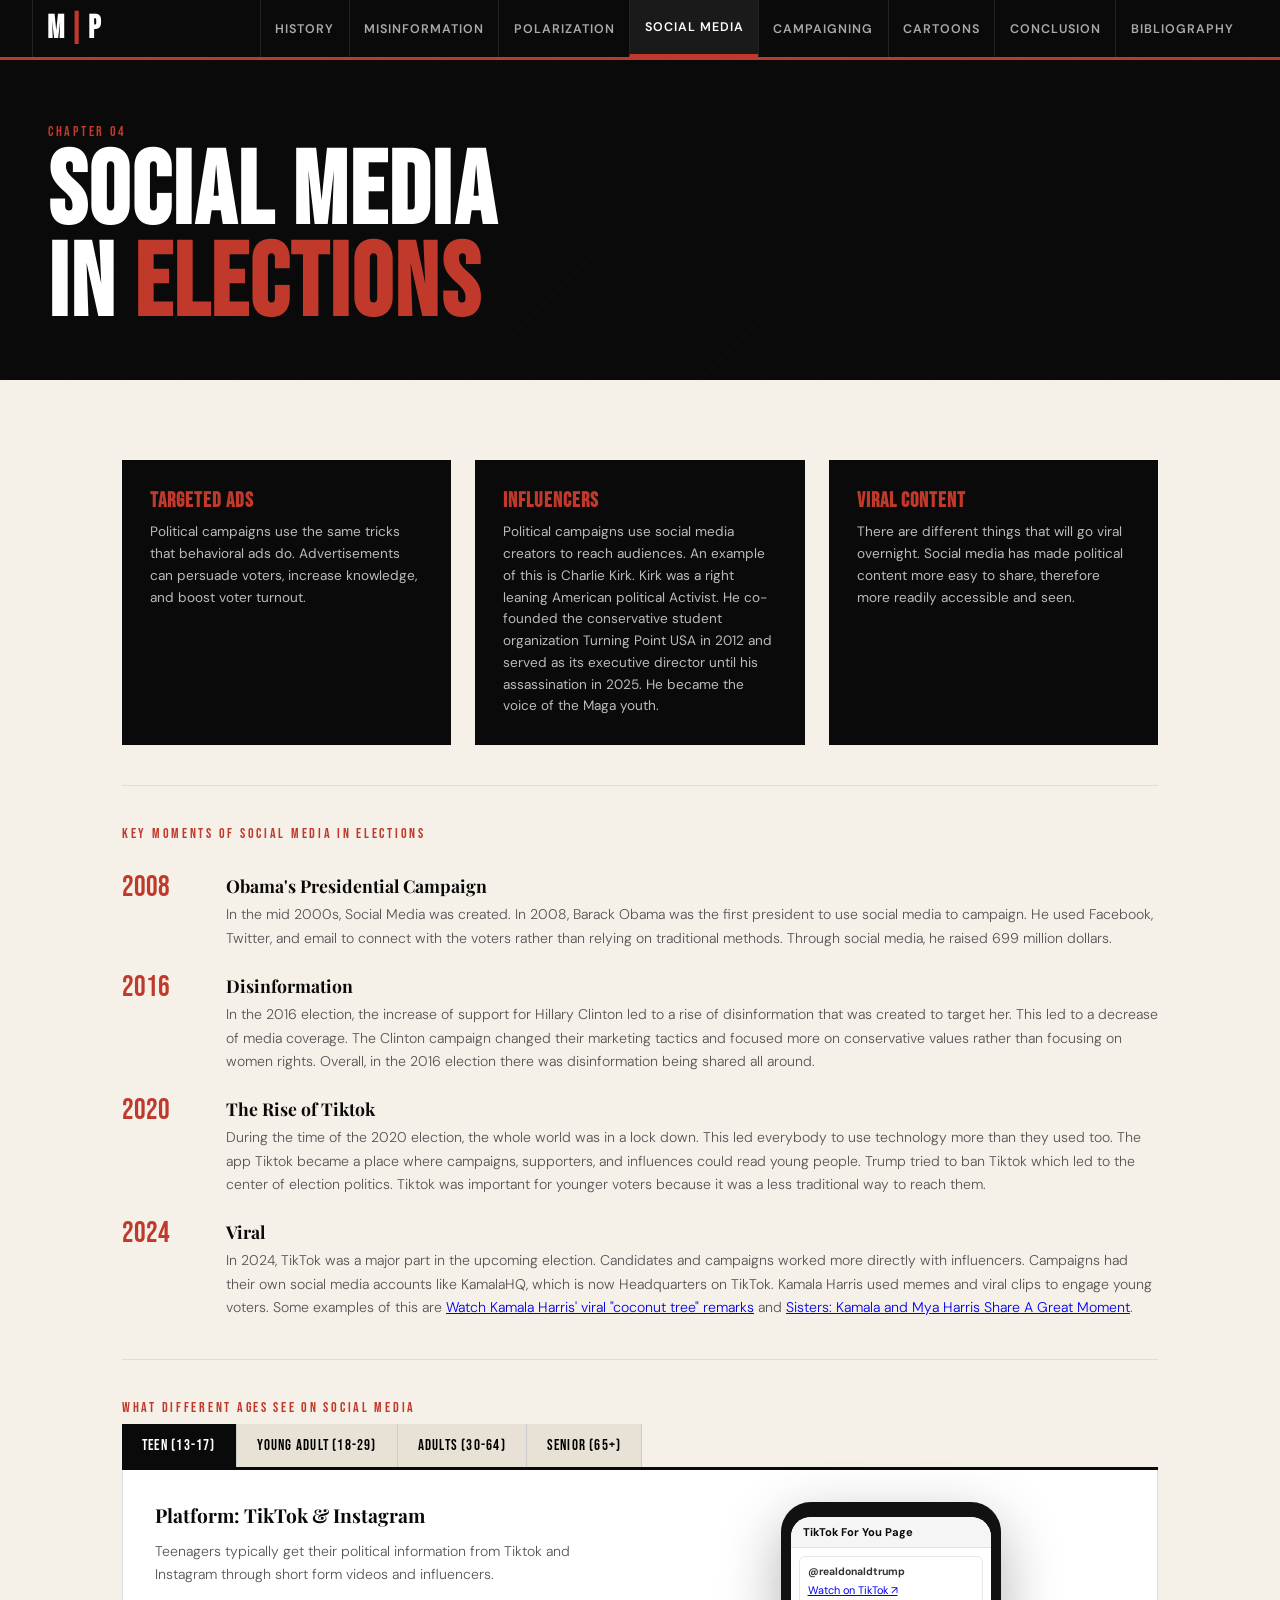
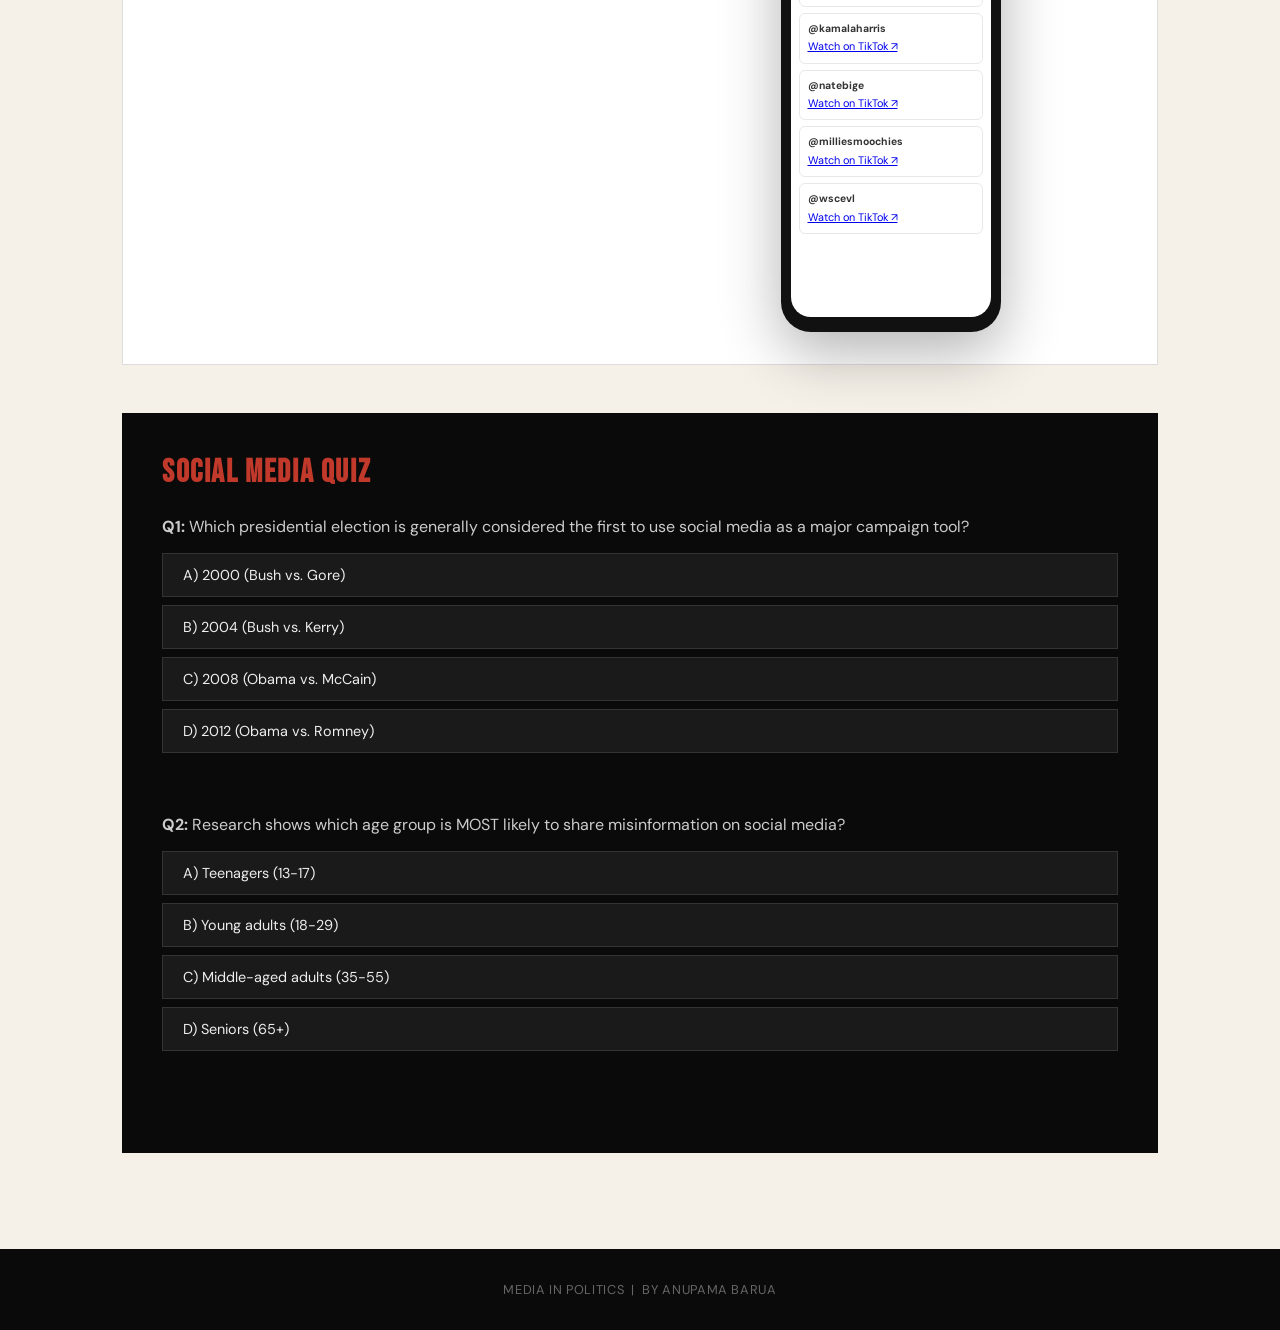
<file: socialmedia.html>
<!DOCTYPE html>
<html lang="en">
<head>
<meta charset="UTF-8">
<meta name="viewport" content="width=device-width, initial-scale=1.0">
<title>MIP — Social Media & Elections</title>
<link rel="stylesheet" href="style.css">
<style>
  .age-tabs { display: flex; gap: 0; border-bottom: 3px solid var(--ink); flex-wrap: wrap; }
  .age-tab {
    padding: 0.75rem 1.25rem;
    font-family: 'Bebas Neue', sans-serif;
    font-size: 0.95rem;
    letter-spacing: 0.08em;
    cursor: pointer;
    background: var(--light);
    border: none;
    border-right: 1px solid #ccc;
    transition: background 0.2s;
  }
  .age-tab.active { background: var(--ink); color: white; }
  .age-panel { display: none; background: var(--white); border: 1px solid #ddd; border-top: none; padding: 2rem; }
  .age-panel.active { display: block; }
  .phone-mock {
    width: 220px;
    background: #111;
    border-radius: 30px;
    padding: 15px 10px;
    margin: 0 auto;
    box-shadow: 0 20px 60px rgba(0,0,0,0.3);
  }
  .phone-screen {
    background: white;
    border-radius: 20px;
    overflow: hidden;
    height: 400px;
    display: flex;
    flex-direction: column;
  }
  .phone-header {
    background: #f5f5f5;
    padding: 8px 12px;
    font-size: 0.7rem;
    font-weight: 700;
    border-bottom: 1px solid #e0e0e0;
    display: flex;
    align-items: center;
    gap: 6px;
  }
  .phone-feed { overflow-y: auto; flex: 1; padding: 8px; }
  .phone-post {
    background: white;
    border: 1px solid #e8e8e8;
    border-radius: 6px;
    margin-bottom: 6px;
    padding: 8px;
    font-size: 0.68rem;
    line-height: 1.4;
  }
  .phone-post .pp-label {
    font-weight: 700;
    color: #333;
    margin-bottom: 3px;
    font-size: 0.65rem;
  }
  .phone-actions { display: flex; gap: 8px; margin-top: 4px; color: #999; font-size: 0.6rem; }

  .election-events { display: flex; flex-direction: column; gap: 1.5rem; margin: 2rem 0; }
  .election-event {
    display: grid;
    grid-template-columns: 80px 1fr;
    gap: 1.5rem;
    align-items: start;
  }
  .election-year {
    font-family: 'Bebas Neue', sans-serif;
    font-size: 1.8rem;
    color: var(--red);
    line-height: 1;
  }
  .election-event h4 { font-family: 'Playfair Display', serif; font-size: 1.1rem; margin-bottom: 0.4rem; }
  .election-event p { font-size: 0.88rem; line-height: 1.65; color: #555; font-weight: 300; }

  .influence-cards { display: grid; grid-template-columns: repeat(3, 1fr); gap: 1.5rem; margin: 2rem 0; }
  .inf-card { background: var(--ink); color: white; padding: 1.75rem; }
  .inf-card .icon { font-size: 2rem; margin-bottom: 0.75rem; }
  .inf-card h4 { font-family: 'Bebas Neue', sans-serif; font-size: 1.3rem; letter-spacing: 0.05em; color: var(--red); margin-bottom: 0.5rem; }
  .inf-card p { font-size: 0.85rem; line-height: 1.6; color: #bbb; }
</style>
</head>
<body>

<nav>
  <a href="index.html" class="nav-logo">M<span>|</span>P</a>
  <a href="history.html">History</a>
  <a href="misinformation.html">Misinformation</a>
  <a href="polarization.html">Polarization</a>
  <a href="socialmedia.html" class="active">Social Media</a>
  <a href="campaigning.html">Campaigning</a>
  <a href="cartoons.html">Cartoons</a>
  <a href="conclusion.html">Conclusion</a>
  <a href="bibliography.html">Bibliography</a>
</nav>

<div class="page-hero">
  <div class="section-label">Chapter 04</div>
  <h1>Social Media<br>IN <em>Elections</em></h1>
</div>

<div class="content">

  <div class="influence-cards">
    <div class="inf-card">

      <h4>Targeted Ads</h4>
      <p>Political campaigns use the same tricks that behavioral ads do. Advertisements can persuade voters, increase knowledge, and  boost voter turnout.
</p>
    </div>
    <div class="inf-card">
      <h4>Influencers</h4>
      <p>Political campaigns use social media creators to reach audiences. An example of this is Charlie Kirk. Kirk was a right leaning American political Activist. He co-founded the conservative student organization Turning Point USA in 2012 and served as its executive director until his assassination in 2025. He became the voice of the Maga youth. </p>
   </div>
    <div class="inf-card">
      <h4>Viral Content</h4>
      <p>There are different things that will go viral overnight. Social media has made political content more easy to share, therefore more readily accessible and seen. </p>
   </div>
  </div>

  <hr class="styled">

  <div class="section-label">Key Moments of Social Media in Elections</div>
  <div class="election-events">
    <div class="election-event">
      <div class="election-year">2008</div>
      <div>
        <h4>Obama's Presidential Campaign</h4>
        <p>In the mid 2000s, Social Media was created. In 2008, Barack Obama was the first president to use social media to campaign. He used  Facebook, Twitter, and email to connect with the voters rather than relying on traditional methods. Through social media, he raised 699 million dollars.
</p>
      </div>
    </div>
    <div class="election-event">
      <div class="election-year">2016</div>
      <div>
        <h4>Disinformation </h4>
        <p>In the 2016 election, the increase of support for Hillary Clinton led to a rise of disinformation that was created to target her. This led to a decrease of media coverage. The Clinton campaign changed their marketing tactics and focused more on conservative values rather than focusing on women rights. Overall, in the 2016 election there was disinformation being shared all around. </p>
      </div>
    </div>
    <div class="election-event">
      <div class="election-year">2020</div>
      <div>
        <h4>The Rise of Tiktok</h4>
        <p>During the time of the 2020 election, the whole world was in a lock down. This led everybody to use technology more than they used too. The app Tiktok became a place where campaigns, supporters, and influences could read young people. Trump tried to ban Tiktok which led to the center of election politics. Tiktok was important for younger voters because it was a less traditional way to reach them. </p>
      </div>
    </div>
    <div class="election-event">
      <div class="election-year">2024</div>
      <div>
        <h4>Viral</h4>
        <p>In 2024, TikTok was a major part in the upcoming election. Candidates and campaigns worked more directly with influencers. Campaigns had their own social media accounts like KamalaHQ, which is now Headquarters on TikTok. Kamala Harris used memes and viral clips to engage young voters. Some examples of this are <a href="https://www.youtube.com/watch?v=0bSTqokjNEE" target="_blank">Watch Kamala Harris' viral "coconut tree" remarks</a> and <a href="https://www.youtube.com/watch?v=Ly9UkxW7Fd8" target="_blank">Sisters: Kamala and Mya Harris Share A Great Moment</a>.</p>
      </div>
    </div>
  </div>

  <hr class="styled">

  <div class="section-label">What Different Ages See On Social Media</div>
  <div class="age-tabs">
    <button class="age-tab active" onclick="showAge('teen', this)">Teen (13-17)</button>
    <button class="age-tab" onclick="showAge('young', this)">Young Adult (18-29)</button>
    <button class="age-tab" onclick="showAge('middle', this)">Adults (30-64)</button>
    <button class="age-tab" onclick="showAge('senior', this)">Senior (65+)</button>
  </div>

  <div class="age-panel active" id="age-teen">
    <div style="display:grid;grid-template-columns:1fr 1fr;gap:2rem;align-items:start;">
      <div>
        <h3 style="font-family:'Playfair Display',serif;font-size:1.2rem;margin-bottom:0.75rem;">Platform: TikTok & Instagram</h3>
        <p style="font-size:0.88rem;line-height:1.65;color:#555;font-weight:300;">Teenagers typically get their political information from Tiktok and Instagram through short form videos and influencers. 
</p>
        <br>
 </div>
      <div class="phone-mock">
        <div class="phone-screen">
          <div class="phone-header">TikTok For You Page</div>
          <div class="phone-feed">
<div class="phone-post"><div class="pp-label">@realdonaldtrump</div><a href="https://www.tiktok.com/@realdonaldtrump/video/7644364072405847327" target="_blank">Watch on TikTok ↗</a></div>
<div class="phone-post"><div class="pp-label">@kamalaharris</div><a href="https://www.tiktok.com/@kamalaharris/video/7433943958029487391" target="_blank">Watch on TikTok ↗</a></div>
<div class="phone-post"><div class="pp-label">@natebige</div><a href="https://www.tiktok.com/@natebige/video/7644361394783063309" target="_blank">Watch on TikTok ↗</a></div>
<div class="phone-post"><div class="pp-label">@milliesmoochies</div><a href="https://www.tiktok.com/@milliesmoochies/video/7644331889016196383" target="_blank">Watch on TikTok ↗</a></div>
<div class="phone-post"><div class="pp-label">@wscevl</div><a href="https://www.tiktok.com/@wscevl/video/7628087894321777942" target="_blank">Watch on TikTok ↗</a></div>
          </div>
        </div>
      </div>
    </div>
  </div>

  <div class="age-panel" id="age-young">
    <div style="display:grid;grid-template-columns:1fr 1fr;gap:2rem;align-items:start;">
      <div>
        <h3 style="font-family:'Playfair Display',serif;font-size:1.2rem;margin-bottom:0.75rem;">Platform: Instagram / X (Twitter) / Reddit</h3>
        <p style="font-size:0.88rem;line-height:1.65;color:#555;font-weight:300;">Social media is a major source for where young adults get their political information. The most common apps are Instigram, Tiktok, and X. 
</p>
        <br>
 </div>
      <div class="phone-mock">
        <div class="phone-screen">
          <div class="phone-header">Instagram Explore Page</div>
          <div class="phone-feed">
            <div class="phone-post"><div class="pp-label">@mocada_museum</div><a href="https://www.instagram.com/reel/DXz236DSvHN/" target="_blank">Watch on Instagram ↗</a></div>
<div class="phone-post"><div class="pp-label">@whenweallvote</div><a href="https://www.instagram.com/p/DYpP03tlsXR/" target="_blank">Watch on Instagram ↗</a></div>
<div class="phone-post"><div class="pp-label">@realdonaldtrump</div><a href="https://www.instagram.com/reel/DUskZAFAFvt/" target="_blank">Watch on Instagram ↗</a></div>
<div class="phone-post"><div class="pp-label">@iamwesmoore</div><a href="https://www.instagram.com/reel/DW_l_MsgSjn/" target="_blank">Watch on Instagram ↗</a></div>
<div class="phone-post"><div class="pp-label">@genzforchange</div><a href="https://www.instagram.com/reel/DYkfrMfDgyV/" target="_blank">Watch on Instagram ↗</a></div>
 </div>
        </div>
      </div>
    </div>
  </div>

  <div class="age-panel" id="age-middle">
    <div style="display:grid;grid-template-columns:1fr 1fr;gap:2rem;align-items:start;">
      <div>
        <h3 style="font-family:'Playfair Display',serif;font-size:1.2rem;margin-bottom:0.75rem;"> Platform: Facebook & YouTube</h3>
        <p style="font-size:0.88rem;line-height:1.65;color:#555;font-weight:300;">This age of people get their political information from a variety of sources. Facebook and Youtube are the main platforms. 30-49 year olds still use instagram as one of their main sources of information. </p>
        <br>
  </div>
      <div class="phone-mock">
        <div class="phone-screen">
          <div class="phone-header">Facebook Home Page</div>
          <div class="phone-feed">
<div class="phone-post"><div class="pp-label">Facebook</div><a href="https://www.facebook.com/share/r/1DvbuPWyfj/?mibextid=wwXIfr" target="_blank">Watch on Facebook ↗</a></div>
<div class="phone-post"><div class="pp-label">Facebook</div><a href="https://www.facebook.com/share/v/1AsNVPVTND/?mibextid=wwXIfr" target="_blank">Watch on Facebook ↗</a></div>
<div class="phone-post"><div class="pp-label">Facebook</div><a href="https://www.facebook.com/share/r/1E5biW21ST/?mibextid=wwXIfr" target="_blank">Watch on Facebook ↗</a></div>
<div class="phone-post"><div class="pp-label">Facebook</div><a href="https://www.facebook.com/share/r/19CjTZBHrH/?mibextid=wwXIfr" target="_blank">Watch on Facebook ↗</a></div>
<div class="phone-post"><div class="pp-label">Facebook</div><a href="https://www.facebook.com/share/v/1GtSauucd8/?mibextid=wwXIfr" target="_blank">Watch on Facebook ↗</a></div>
          </div>
        </div>
      </div>
    </div>
  </div>

  <div class="age-panel" id="age-senior">
    <div style="display:grid;grid-template-columns:1fr 1fr;gap:2rem;align-items:start;">
      <div>
        <h3 style="font-family:'Playfair Display',serif;font-size:1.2rem;margin-bottom:0.75rem;">Platform: Facebook, TV, & news websites</h3>
        <p style="font-size:0.88rem;line-height:1.65;color:#555;font-weight:300;">Older adults are more likely to get their information from TV, Facebook, and news sites.  </p>
        <br>
        <p style="font-size:0.82rem;color:var(--mid);font-style:italic;">⚠️ Seniors are more likely to share misinformation on social media.</p>
      </div>
      <div class="phone-mock">
        <div class="phone-screen">
          <div class="phone-header">Facebook home page</div>
          <div class="phone-feed">
<div class="phone-post"><div class="pp-label">Facebook</div><a href="https://www.facebook.com/share/r/1DvbuPWyfj/?mibextid=wwXIfr" target="_blank">Watch on Facebook ↗</a></div>
<div class="phone-post"><div class="pp-label">Facebook</div><a href="https://www.facebook.com/share/v/1AsNVPVTND/?mibextid=wwXIfr" target="_blank">Watch on Facebook ↗</a></div>
<div class="phone-post"><div class="pp-label">Facebook</div><a href="https://www.facebook.com/share/r/1E5biW21ST/?mibextid=wwXIfr" target="_blank">Watch on Facebook ↗</a></div>
<div class="phone-post"><div class="pp-label">Facebook</div><a href="https://www.facebook.com/share/r/19CjTZBHrH/?mibextid=wwXIfr" target="_blank">Watch on Facebook ↗</a></div>
<div class="phone-post"><div class="pp-label">Facebook</div><a href="https://www.facebook.com/share/v/1GtSauucd8/?mibextid=wwXIfr" target="_blank">Watch on Facebook ↗</a></div>
          </div>
        </div>
      </div>
    </div>
  </div>

  <!-- Quiz -->
  <div class="quiz-box" style="margin-top:3rem;">
    <h3>Social Media Quiz</h3>
    <div class="quiz-question">
      <p><strong>Q1:</strong> Which presidential election is generally considered the first to use social media as a major campaign tool?</p>
      <div class="quiz-options">
        <button onclick="answer(this,'wrong','sq1')">A) 2000 (Bush vs. Gore)</button>
        <button onclick="answer(this,'wrong','sq1')">B) 2004 (Bush vs. Kerry)</button>
        <button onclick="answer(this,'correct','sq1')">C) 2008 (Obama vs. McCain)</button>
        <button onclick="answer(this,'wrong','sq1')">D) 2012 (Obama vs. Romney)</button>
      </div>
      <div class="quiz-feedback" id="sq1-fb"></div>
    </div>
    <div class="quiz-question">
      <p><strong>Q2:</strong> Research shows which age group is MOST likely to share misinformation on social media?</p>
      <div class="quiz-options">
        <button onclick="answer(this,'wrong','sq2')">A) Teenagers (13-17)</button>
        <button onclick="answer(this,'wrong','sq2')">B) Young adults (18-29)</button>
        <button onclick="answer(this,'wrong','sq2')">C) Middle-aged adults (35-55)</button>
        <button onclick="answer(this,'correct','sq2')">D) Seniors (65+)</button>
      </div>
      <div class="quiz-feedback" id="sq2-fb"></div>
    </div>
  </div>
</div>

<footer style="background:var(--ink);color:#666;text-align:center;padding:2rem;font-size:0.8rem;letter-spacing:0.05em;margin-top:3rem;">
  MEDIA IN POLITICS &nbsp;|&nbsp; BY ANUPAMA BARUA
</footer>

<script>
function showAge(name, btn) {
  document.querySelectorAll('.age-panel').forEach(p => p.classList.remove('active'));
  document.querySelectorAll('.age-tab').forEach(t => t.classList.remove('active'));
  document.getElementById('age-' + name).classList.add('active');
  btn.classList.add('active');
}
function answer(btn, result, qid) {
  const opts = btn.parentElement.querySelectorAll('button');
  opts.forEach(b => b.disabled = true);
  btn.classList.add(result);
  const fb = document.getElementById(qid + '-fb');
  fb.textContent = result === 'correct' ? '✓ Correct!' : '✗ Not quite — review the content above.';
  fb.style.color = result === 'correct' ? '#4caf50' : '#e74c3c';
}
</script>
</body>
</html>
</file>
<file: style.css>
@import url('https://fonts.googleapis.com/css2?family=Bebas+Neue&family=DM+Sans:ital,wght@0,300;0,400;0,600;1,300&family=Playfair+Display:wght@700;900&display=swap');

:root {
  --ink: #0a0a0a;
  --paper: #f5f0e8;
  --red: #c0392b;
  --red-light: #e74c3c;
  --gold: #d4a017;
  --mid: #6b6560;
  --light: #e8e2d6;
  --white: #ffffff;
}

*, *::before, *::after { box-sizing: border-box; margin: 0; padding: 0; }

body {
  font-family: 'DM Sans', sans-serif;
  background: var(--paper);
  color: var(--ink);
  min-height: 100vh;
}

/* ─── NAV ─────────────────────────────────────── */
nav {
  position: sticky;
  top: 0;
  z-index: 100;
  background: var(--ink);
  display: flex;
  align-items: center;
  gap: 0;
  padding: 0 2rem;
  height: 60px;
  border-bottom: 3px solid var(--red);
}

.nav-logo {
  font-family: 'Bebas Neue', sans-serif;
  font-size: 2rem;
  color: var(--white);
  letter-spacing: 0.05em;
  text-decoration: none;
  margin-right: auto;
  display: flex;
  align-items: center;
  gap: 2px;
}
.nav-logo span { color: var(--red); }

nav a {
  color: #aaa;
  text-decoration: none;
  font-size: 0.78rem;
  font-weight: 600;
  letter-spacing: 0.08em;
  text-transform: uppercase;
  padding: 0 0.9rem;
  height: 100%;
  display: flex;
  align-items: center;
  transition: color 0.2s, background 0.2s;
  border-left: 1px solid #222;
}
nav a:hover, nav a.active {
  color: var(--white);
  background: #1a1a1a;
}
nav a.active { border-bottom: 3px solid var(--red); }

/* ─── HERO BAND ───────────────────────────────── */
.page-hero {
  background: var(--ink);
  color: var(--white);
  padding: 4rem 3rem 3rem;
  position: relative;
  overflow: hidden;
}
.page-hero::before {
  content: '';
  position: absolute;
  inset: 0;
  background: repeating-linear-gradient(
    -45deg,
    transparent,
    transparent 40px,
    rgba(255,255,255,0.02) 40px,
    rgba(255,255,255,0.02) 41px
  );
}
.page-hero h1 {
  font-family: 'Bebas Neue', sans-serif;
  font-size: clamp(3rem, 8vw, 7rem);
  line-height: 0.9;
  letter-spacing: 0.02em;
  position: relative;
}
.page-hero h1 em {
  font-style: normal;
  color: var(--red);
}
.page-hero p {
  margin-top: 1rem;
  font-size: 1.05rem;
  color: #bbb;
  max-width: 600px;
  font-style: italic;
  position: relative;
}

/* ─── CONTENT AREA ────────────────────────────── */
.content {
  max-width: 1100px;
  margin: 0 auto;
  padding: 3rem 2rem;
}

/* ─── CARDS ───────────────────────────────────── */
.card {
  background: var(--white);
  border: 1px solid #ddd;
  border-radius: 0;
  padding: 2rem;
  position: relative;
}
.card::before {
  content: '';
  position: absolute;
  top: 0; left: 0;
  width: 4px; height: 100%;
  background: var(--red);
}

/* ─── QUIZ ────────────────────────────────────── */
.quiz-box {
  background: var(--ink);
  color: var(--white);
  padding: 2.5rem;
  margin-top: 3rem;
}
.quiz-box h3 {
  font-family: 'Bebas Neue', sans-serif;
  font-size: 2rem;
  color: var(--red);
  letter-spacing: 0.05em;
  margin-bottom: 1.5rem;
}
.quiz-question { margin-bottom: 2rem; }
.quiz-question p { font-size: 1rem; margin-bottom: 1rem; color: #ccc; }
.quiz-options { display: flex; flex-direction: column; gap: 0.5rem; }
.quiz-options button {
  background: #1a1a1a;
  color: #eee;
  border: 1px solid #333;
  padding: 0.75rem 1.25rem;
  text-align: left;
  cursor: pointer;
  font-family: 'DM Sans', sans-serif;
  font-size: 0.9rem;
  transition: background 0.2s, border-color 0.2s;
}
.quiz-options button:hover { background: #2a2a2a; border-color: var(--red); }
.quiz-options button.correct { background: #1a3a1a; border-color: #4caf50; color: #4caf50; }
.quiz-options button.wrong { background: #3a1a1a; border-color: var(--red); color: var(--red); }
.quiz-feedback {
  margin-top: 0.75rem;
  font-size: 0.9rem;
  font-style: italic;
  color: #aaa;
  min-height: 1.2em;
}

/* ─── SECTION LABEL ───────────────────────────── */
.section-label {
  font-family: 'Bebas Neue', sans-serif;
  font-size: 0.85rem;
  letter-spacing: 0.2em;
  color: var(--red);
  text-transform: uppercase;
  margin-bottom: 0.5rem;
}

/* ─── GRID ────────────────────────────────────── */
.grid-2 { display: grid; grid-template-columns: 1fr 1fr; gap: 1.5rem; }
.grid-3 { display: grid; grid-template-columns: repeat(3, 1fr); gap: 1.5rem; }

@media (max-width: 700px) {
  .grid-2, .grid-3 { grid-template-columns: 1fr; }
  nav a { font-size: 0.65rem; padding: 0 0.5rem; }
}

/* ─── BUTTON ──────────────────────────────────── */
.btn {
  display: inline-block;
  padding: 0.7rem 1.8rem;
  background: var(--red);
  color: var(--white);
  font-family: 'Bebas Neue', sans-serif;
  font-size: 1.1rem;
  letter-spacing: 0.1em;
  text-decoration: none;
  cursor: pointer;
  border: none;
  transition: background 0.2s, transform 0.1s;
}
.btn:hover { background: var(--red-light); transform: translateY(-1px); }

/* ─── DIVIDER ─────────────────────────────────── */
hr.styled {
  border: none;
  border-top: 1px solid #ddd;
  margin: 2.5rem 0;
}

/* ─── POLL ────────────────────────────────────── */
.poll-option {
  display: flex;
  align-items: center;
  gap: 1rem;
  margin-bottom: 0.8rem;
}
.poll-bar-wrap {
  flex: 1;
  background: #e8e2d6;
  height: 28px;
  position: relative;
  cursor: pointer;
}
.poll-bar {
  height: 100%;
  background: var(--red);
  transition: width 0.5s ease;
  width: 0%;
}
.poll-label { font-size: 0.85rem; font-weight: 600; min-width: 120px; }
.poll-pct { font-size: 0.85rem; color: var(--mid); min-width: 40px; }
</file>
